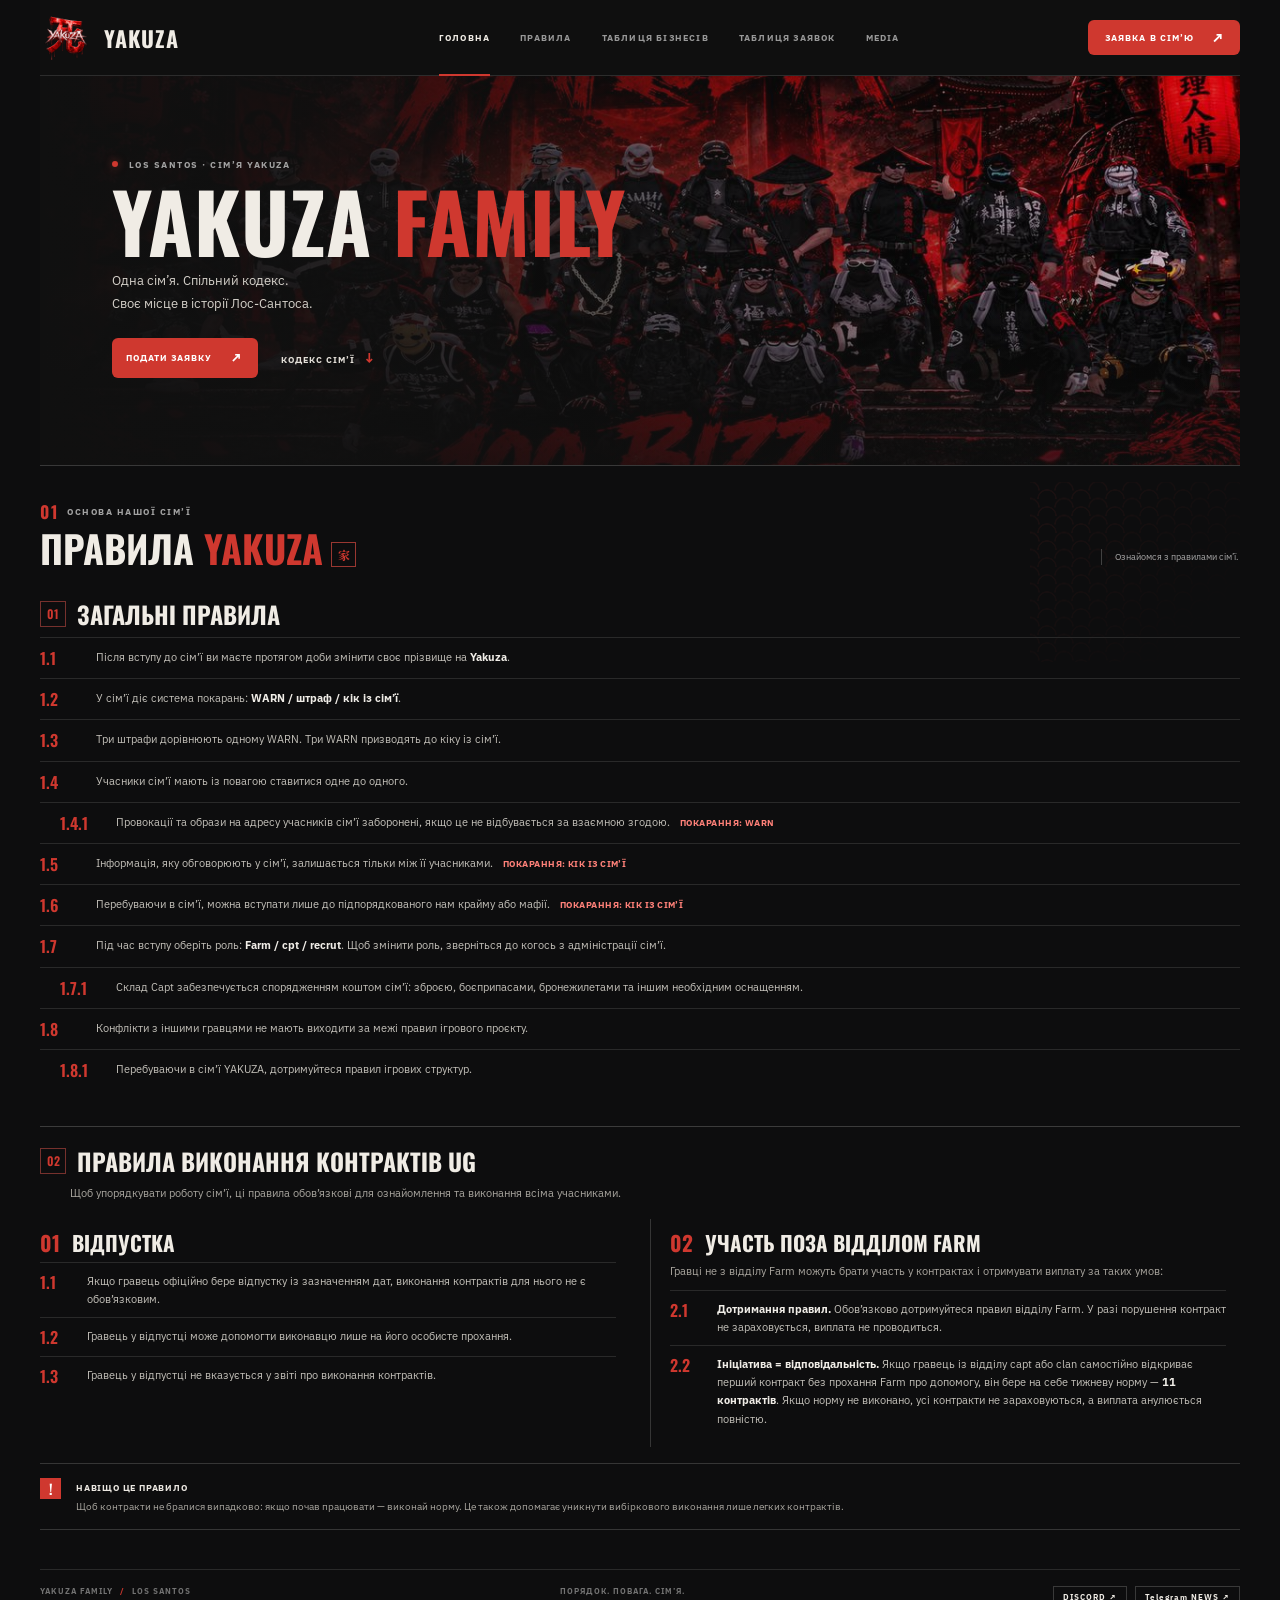
<file: index.html>
<!doctype html>
<html lang="uk">
<head>
  <meta charset="UTF-8" />
  <meta name="viewport" content="width=device-width, initial-scale=1.0" />
  <meta name="theme-color" content="#111111" />
  <title>YAKUZA</title>
  <link rel="icon" type="image/png" href="EE2156BC-09BC-4624-B251-CAFA8B431EBB.png?v=2" />
  <link rel="preconnect" href="https://fonts.googleapis.com" />
  <link rel="preconnect" href="https://fonts.gstatic.com" crossorigin />
  <link href="https://fonts.googleapis.com/css2?family=IBM+Plex+Sans:wght@400;500;600;700&family=Noto+Serif+JP:wght@500;600;700&family=Oswald:wght@400;500;600;700&display=swap" rel="stylesheet" />
  <link rel="stylesheet" href="styles.css" />
</head>
<body>
  <div class="app-shell">
    <header class="topbar">
      <a class="brand" href="index.html#home" aria-label="Yakuza, головна"><img class="brand-logo" src="EE2156BC-09BC-4624-B251-CAFA8B431EBB.png" alt="Логотип Yakuza" /><span class="brand-copy"><strong>YAKUZA</strong></span></a>
      <nav class="top-nav" aria-label="Основна навігація"><a class="nav-link active" href="index.html#home">ГОЛОВНА</a><a class="nav-link" href="index.html#rules">ПРАВИЛА</a><a class="nav-link" href="таблиця%20бізнесів/index.html">ТАБЛИЦЯ БІЗНЕСІВ</a><a class="nav-link" href="заявка%20в%20Yakuza/applications.html">ТАБЛИЦЯ ЗАЯВОК</a><a class="nav-link" href="media.html">MEDIA</a></nav>
      <a class="join-link" href="заявка%20в%20Yakuza/index.html"><span>ЗАЯВКА В СІМ’Ю</span><span class="join-arrow" aria-hidden="true">↗</span></a>
    </header>
    <main>
      <section class="hero-banner" id="home" aria-labelledby="hero-title">
        <div class="hero-content"><p class="eyebrow"><span class="live-dot"></span> LOS SANTOS · СІМ’Я YAKUZA</p><h1 id="hero-title">YAKUZA <span>FAMILY</span></h1><p class="hero-copy">Одна сім’я. Спільний кодекс.<br />Своє місце в історії Лос-Сантоса.</p><div class="hero-actions"><a class="hero-apply" href="заявка%20в%20Yakuza/index.html">ПОДАТИ ЗАЯВКУ <span>↗</span></a><a class="hero-rules-link" href="#rules">КОДЕКС СІМ’Ї <span>↓</span></a></div></div>
      </section>
      <section class="rules-section" id="rules" aria-labelledby="rules-title">
        <div class="rules-heading"><div><p class="eyebrow"><span class="heading-index">01</span> ОСНОВА НАШОЇ СІМ’Ї</p><h2 id="rules-title">ПРАВИЛА <span>YAKUZA</span><span class="rules-seal" lang="ja" aria-label="Сімейний знак">家</span></h2></div><p class="rules-note">Ознайомся з правилами сім’ї.</p></div>
        <section class="rules-block" aria-labelledby="general-rules-title">
          <header class="rules-block-heading"><span class="rules-index">01</span><h3 id="general-rules-title">ЗАГАЛЬНІ ПРАВИЛА</h3></header>
          <ol class="rule-list">
            <li class="rule-row"><span class="rule-id">1.1</span><p>Після вступу до сім’ї ви маєте протягом доби змінити своє прізвище на <strong>Yakuza</strong>.</p></li>
            <li class="rule-row"><span class="rule-id">1.2</span><p>У сім’ї діє система покарань: <strong>WARN / штраф / кік із сім’ї</strong>.</p></li>
            <li class="rule-row"><span class="rule-id">1.3</span><p>Три штрафи дорівнюють одному WARN. Три WARN призводять до кіку із сім’ї.</p></li>
            <li class="rule-row"><span class="rule-id">1.4</span><p>Учасники сім’ї мають із повагою ставитися одне до одного.</p></li>
            <li class="rule-row rule-nested"><span class="rule-id">1.4.1</span><p>Провокації та образи на адресу учасників сім’ї заборонені, якщо це не відбувається за взаємною згодою. <strong class="penalty">Покарання: WARN</strong></p></li>
            <li class="rule-row"><span class="rule-id">1.5</span><p>Інформація, яку обговорюють у сім’ї, залишається тільки між її учасниками. <strong class="penalty">Покарання: кік із сім’ї</strong></p></li>
            <li class="rule-row"><span class="rule-id">1.6</span><p>Перебуваючи в сім’ї, можна вступати лише до підпорядкованого нам крайму або мафії. <strong class="penalty">Покарання: кік із сім’ї</strong></p></li>
            <li class="rule-row"><span class="rule-id">1.7</span><p>Під час вступу оберіть роль: <strong>Farm / cpt / recrut</strong>. Щоб змінити роль, зверніться до когось з адміністрації сім’ї.</p></li>
            <li class="rule-row rule-nested"><span class="rule-id">1.7.1</span><p>Склад Capt забезпечується спорядженням коштом сім’ї: зброєю, боєприпасами, бронежилетами та іншим необхідним оснащенням.</p></li>
            <li class="rule-row"><span class="rule-id">1.8</span><p>Конфлікти з іншими гравцями не мають виходити за межі правил ігрового проєкту.</p></li>
            <li class="rule-row rule-nested"><span class="rule-id">1.8.1</span><p>Перебуваючи в сім’ї YAKUZA, дотримуйтеся правил ігрових структур.</p></li>
          </ol>
        </section>
        <section class="contract-section" aria-labelledby="contract-title">
          <header class="rules-block-heading"><span class="rules-index">02</span><h3 id="contract-title">ПРАВИЛА ВИКОНАННЯ КОНТРАКТІВ UG</h3></header>
          <p class="contract-intro">Щоб упорядкувати роботу сім’ї, ці правила обов’язкові для ознайомлення та виконання всіма учасниками.</p>
          <div class="contract-grid">
            <article class="contract-block"><h4><span>01</span> ВІДПУСТКА</h4><ol class="rule-list">
              <li class="rule-row"><span class="rule-id">1.1</span><p>Якщо гравець офіційно бере відпустку із зазначенням дат, виконання контрактів для нього не є обов’язковим.</p></li>
              <li class="rule-row"><span class="rule-id">1.2</span><p>Гравець у відпустці може допомогти виконавцю лише на його особисте прохання.</p></li>
              <li class="rule-row"><span class="rule-id">1.3</span><p>Гравець у відпустці не вказується у звіті про виконання контрактів.</p></li>
            </ol></article>
            <article class="contract-block"><h4><span>02</span> УЧАСТЬ ПОЗА ВІДДІЛОМ FARM</h4><p>Гравці не з відділу Farm можуть брати участь у контрактах і отримувати виплату за таких умов:</p><ol class="rule-list">
              <li class="rule-row"><span class="rule-id">2.1</span><p><strong>Дотримання правил.</strong> Обов’язково дотримуйтеся правил відділу Farm. У разі порушення контракт не зараховується, виплата не проводиться.</p></li>
              <li class="rule-row"><span class="rule-id">2.2</span><p><strong>Ініціатива = відповідальність.</strong> Якщо гравець із відділу capt або clan самостійно відкриває перший контракт без прохання Farm про допомогу, він бере на себе тижневу норму — <strong>11 контрактів</strong>. Якщо норму не виконано, усі контракти не зараховуються, а виплата анулюється повністю.</p></li>
            </ol></article>
          </div>
          <aside class="contract-note"><span class="note-mark">!</span><div><strong>НАВІЩО ЦЕ ПРАВИЛО</strong><p>Щоб контракти не бралися випадково: якщо почав працювати — виконай норму. Це також допомагає уникнути вибіркового виконання лише легких контрактів.</p></div></aside>
        </section>
      </section>
      <footer class="site-footer"><span>YAKUZA FAMILY <span class="footer-slash">/</span> LOS SANTOS</span><span>ПОРЯДОК. ПОВАГА. СІМ’Я.</span><span class="footer-socials"><a class="footer-discord" href="https://discord.gg/XWFjpaVDbg" target="_blank" rel="noopener noreferrer">DISCORD ↗</a><a class="footer-discord" href="https://t.me/+ybh6H1kkbE5hN2Qy" target="_blank" rel="noopener noreferrer">Telegram NEWS ↗</a></span></footer>
    </main>
  </div>
  <dialog class="business-dialog" id="business-dialog"><form id="business-form">
    <div class="dialog-top"><span class="eyebrow">РЕЄСТР / НОВИЙ ЗАПИС</span><button class="close-button" type="button" id="close-dialog" aria-label="Закрити">×</button></div>
    <h2 id="dialog-title">НОВИЙ БІЗНЕС</h2><label class="field-label" for="business-name">НАЗВА</label><input class="text-field" id="business-name" name="name" maxlength="48" placeholder="Наприклад, автосервіс" required />
    <label class="field-label">ВЛАСНИК</label><div class="owner-options"><label class="owner-option"><input type="radio" name="owner" value="yakuza" checked /><span class="owner-swatch owned"></span><span>YAKUZA</span></label><label class="owner-option"><input type="radio" name="owner" value="other" /><span class="owner-swatch other"></span><span>ІНШІ</span></label></div>
    <div class="dialog-actions"><button class="delete-button" id="delete-button" type="button" hidden>ВИДАЛИТИ</button><button class="save-button" type="submit">ЗБЕРЕГТИ <span>↗</span></button></div>
  </form></dialog>
  <div class="toast" id="toast" role="status" aria-live="polite"></div>
  <script src="nav.js"></script>
</body>
</html>
</file>
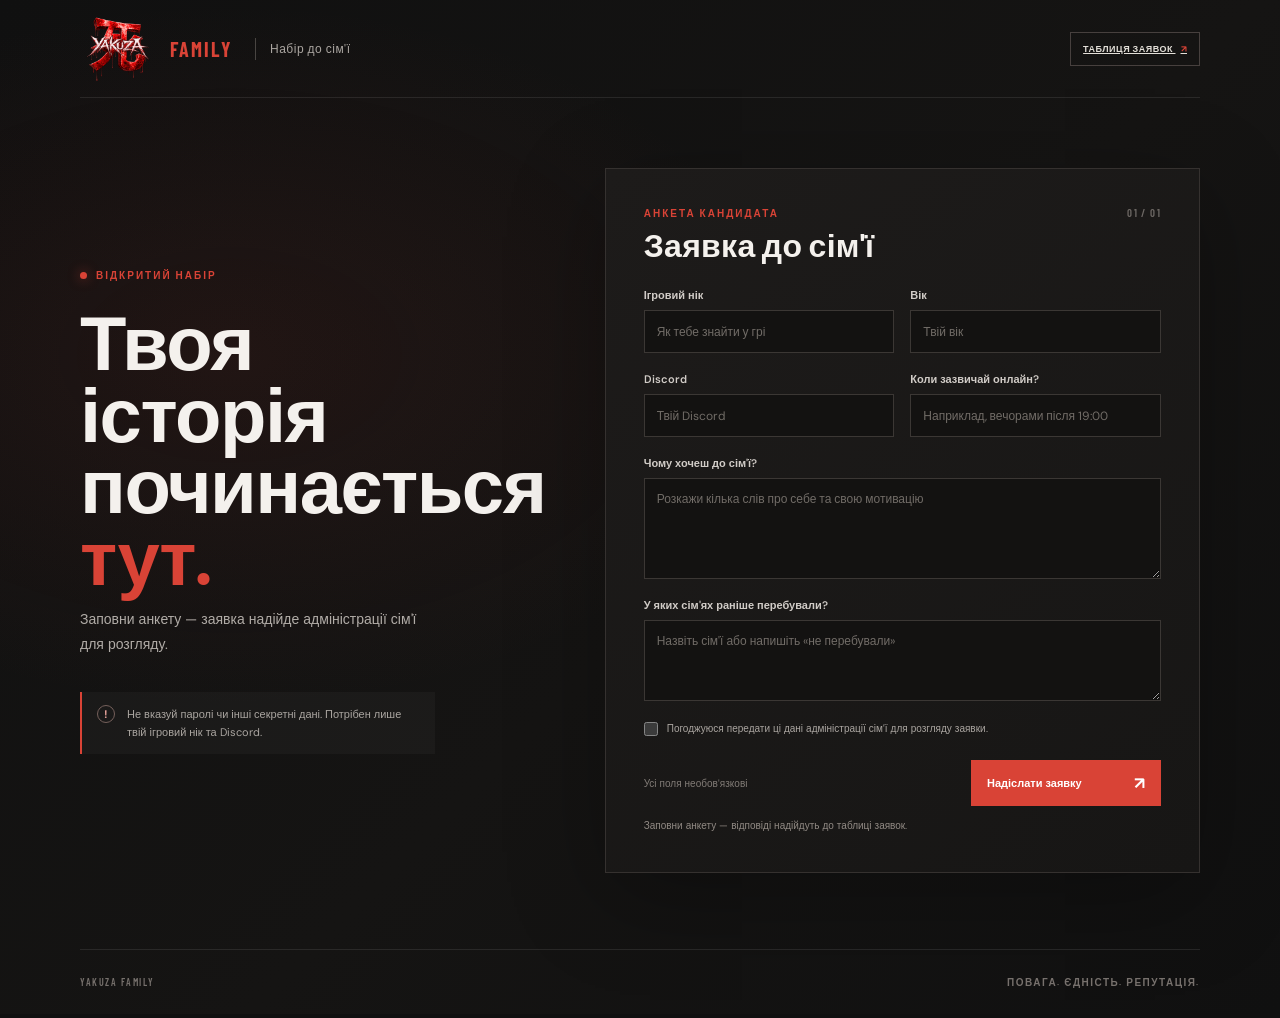
<file: заявка в Yakuza/index.html>
<!doctype html>
<html lang="uk">
  <head>
    <meta charset="utf-8">
    <meta name="viewport" content="width=device-width, initial-scale=1">
    <meta name="theme-color" content="#101010">
    <meta name="description" content="Подай заявку до сім'ї Yakuza.">
    <link rel="icon" type="image/png" href="EE2156BC-09BC-4624-B251-CAFA8B431EBB.png">
    <title>Заявка до сім'ї Yakuza</title>
    <link rel="stylesheet" href="styles.css">
    <script src="../auth.js" defer></script>
    <script src="app.js" defer></script>
  </head>
  <body>
    <main class="page">
      <header class="brand">
        <a class="brand-logo" href="../index.html#home" aria-label="Yakuza — на головну">
          <img src="EE2156BC-09BC-4624-B251-CAFA8B431EBB.png" alt="Логотип сім'ї Yakuza">
        </a>
        <span class="brand-name"><span>FAMILY</span></span>
        <span class="brand-rule" aria-hidden="true"></span>
        <span class="brand-caption">Набір до сім'ї</span>
        <a class="applications-link" href="applications.html">ТАБЛИЦЯ ЗАЯВОК <span aria-hidden="true">↗</span></a>
      </header>

      <section class="application" aria-labelledby="page-title">
        <div class="intro">
          <p class="eyebrow"><span aria-hidden="true"></span> ВІДКРИТИЙ НАБІР</p>
          <h1 id="page-title">Твоя історія<br>починається <span>тут.</span></h1>
          <p class="intro-copy">Заповни анкету — заявка надійде адміністрації сім'ї для розгляду.</p>
          <div class="note">
            <span class="note-symbol" aria-hidden="true">!</span>
            <p>Не вказуй паролі чи інші секретні дані. Потрібен лише твій ігровий нік та Discord.</p>
          </div>
        </div>

        <form class="form-card" id="application-form" target="submission-frame" method="post">
          <div class="form-heading">
            <div>
              <p class="eyebrow">АНКЕТА КАНДИДАТА</p>
              <h2>Заявка до сім'ї</h2>
            </div>
            <span class="form-index" aria-hidden="true">01 / 01</span>
          </div>

          <div class="fields">
            <label class="field">
              <span>Ігровий нік</span>
              <input name="nickname" type="text" autocomplete="nickname" maxlength="60" placeholder="Як тебе знайти у грі">
            </label>

            <label class="field">
              <span>Вік</span>
              <input name="age" type="number" min="1" max="100" inputmode="numeric" placeholder="Твій вік">
            </label>

            <label class="field">
              <span>Discord</span>
              <input name="discord" type="text" autocomplete="off" maxlength="80" placeholder="Твій Discord">
            </label>

            <label class="field">
              <span>Коли зазвичай онлайн?</span>
              <input name="onlineTime" type="text" maxlength="100" placeholder="Наприклад, вечорами після 19:00">
            </label>

            <label class="field field-wide">
              <span>Чому хочеш до сім'ї?</span>
              <textarea name="motivation" rows="4" maxlength="1000" placeholder="Розкажи кілька слів про себе та свою мотивацію"></textarea>
            </label>

            <label class="field field-wide">
              <span>У яких сім'ях раніше перебували?</span>
              <textarea name="previousFamilies" rows="3" maxlength="1000" placeholder="Назвіть сім'ї або напишіть «не перебували»"></textarea>
            </label>
          </div>

          <label class="consent">
            <input name="consent" type="checkbox">
            <span>Погоджуюся передати ці дані адміністрації сім'ї для розгляду заявки.</span>
          </label>

          <div class="form-footer">
            <p class="required-hint">Усі поля необов'язкові</p>
            <button class="submit-button" id="submit-button" type="submit" disabled>
              <span>Надіслати заявку</span>
              <span aria-hidden="true">↗</span>
            </button>
          </div>
          <p class="form-status" id="form-status" role="status" aria-live="polite">Форма ще не під'єднана до таблиці.</p>

          <label class="honeypot" aria-hidden="true">
            Не заповнюйте це поле
            <input name="website" type="text" tabindex="-1" autocomplete="off">
          </label>
        </form>
      </section>

      <footer class="page-footer">
        <span>YAKUZA FAMILY</span>
        <span>ПОВАГА. ЄДНІСТЬ. РЕПУТАЦІЯ.</span>
      </footer>
    </main>

    <iframe class="submission-frame" name="submission-frame" title="Результат надсилання заявки"></iframe>
  </body>
</html>
</file>
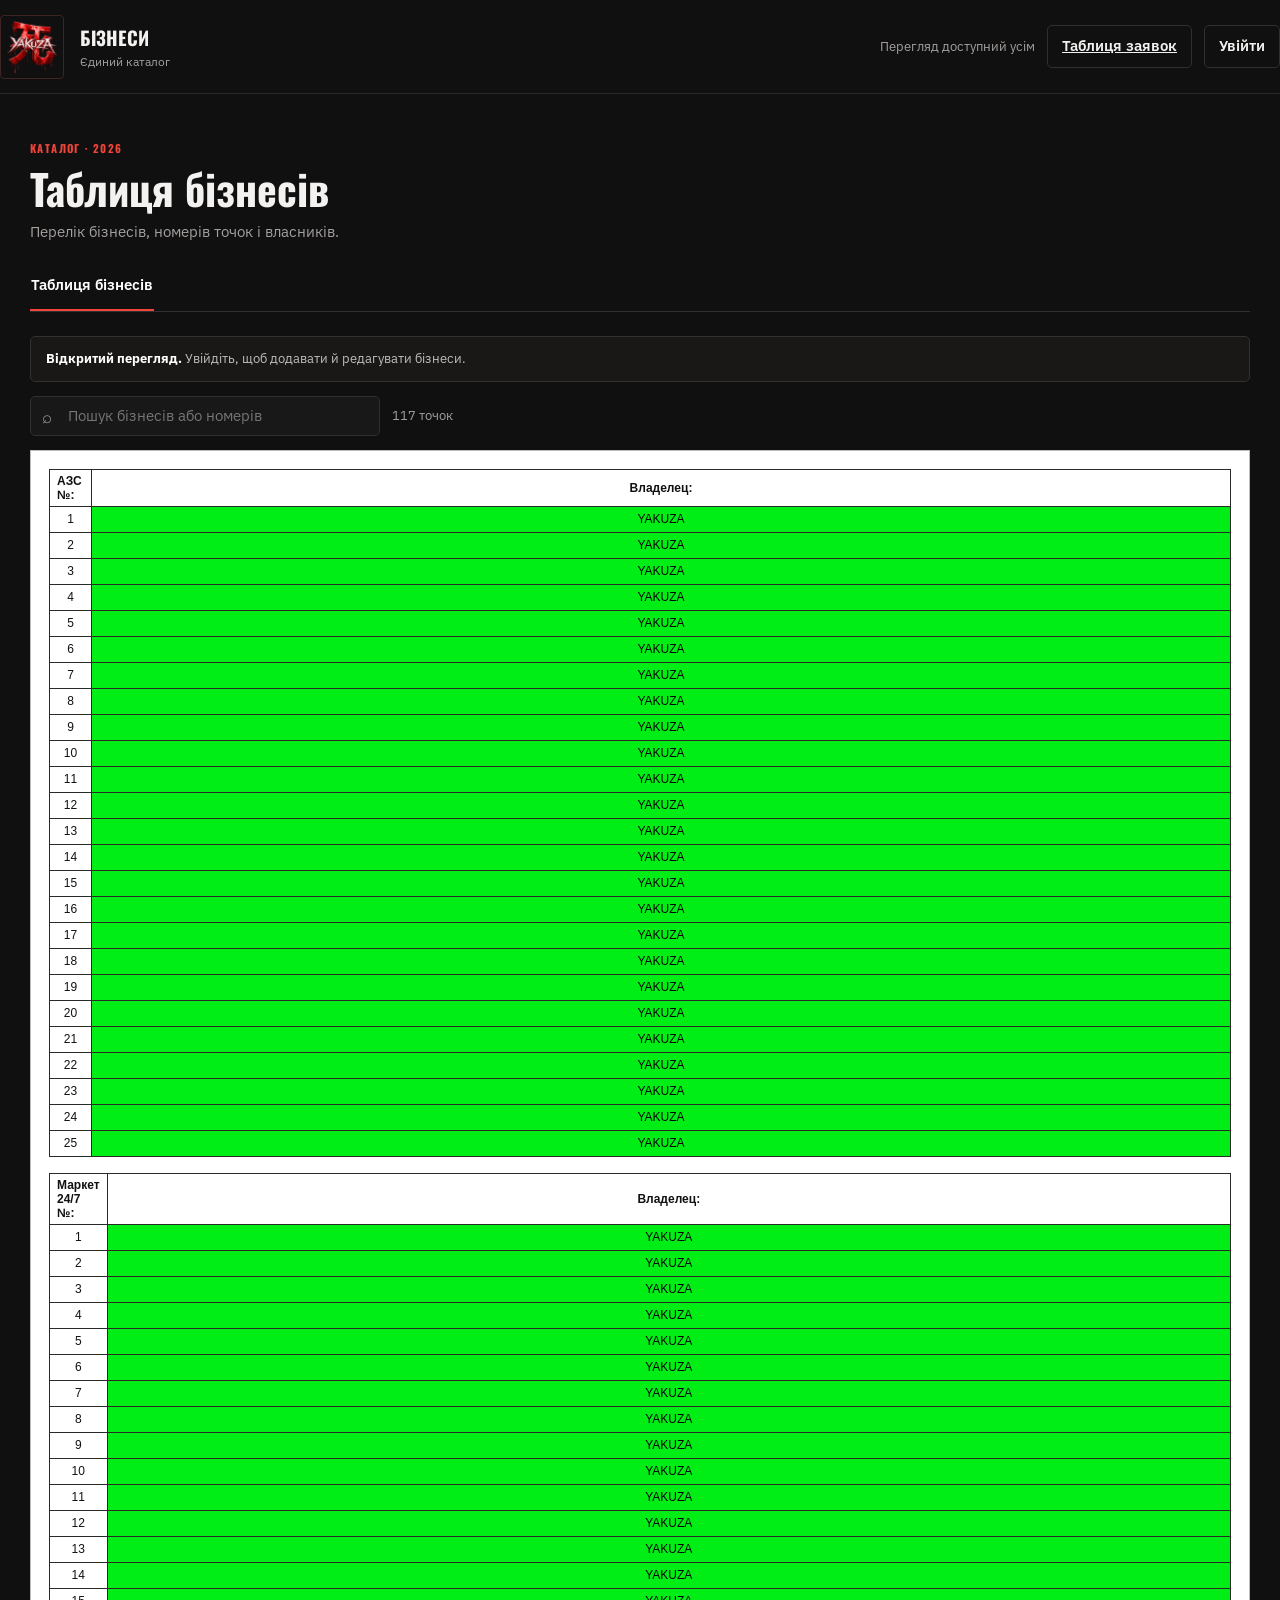
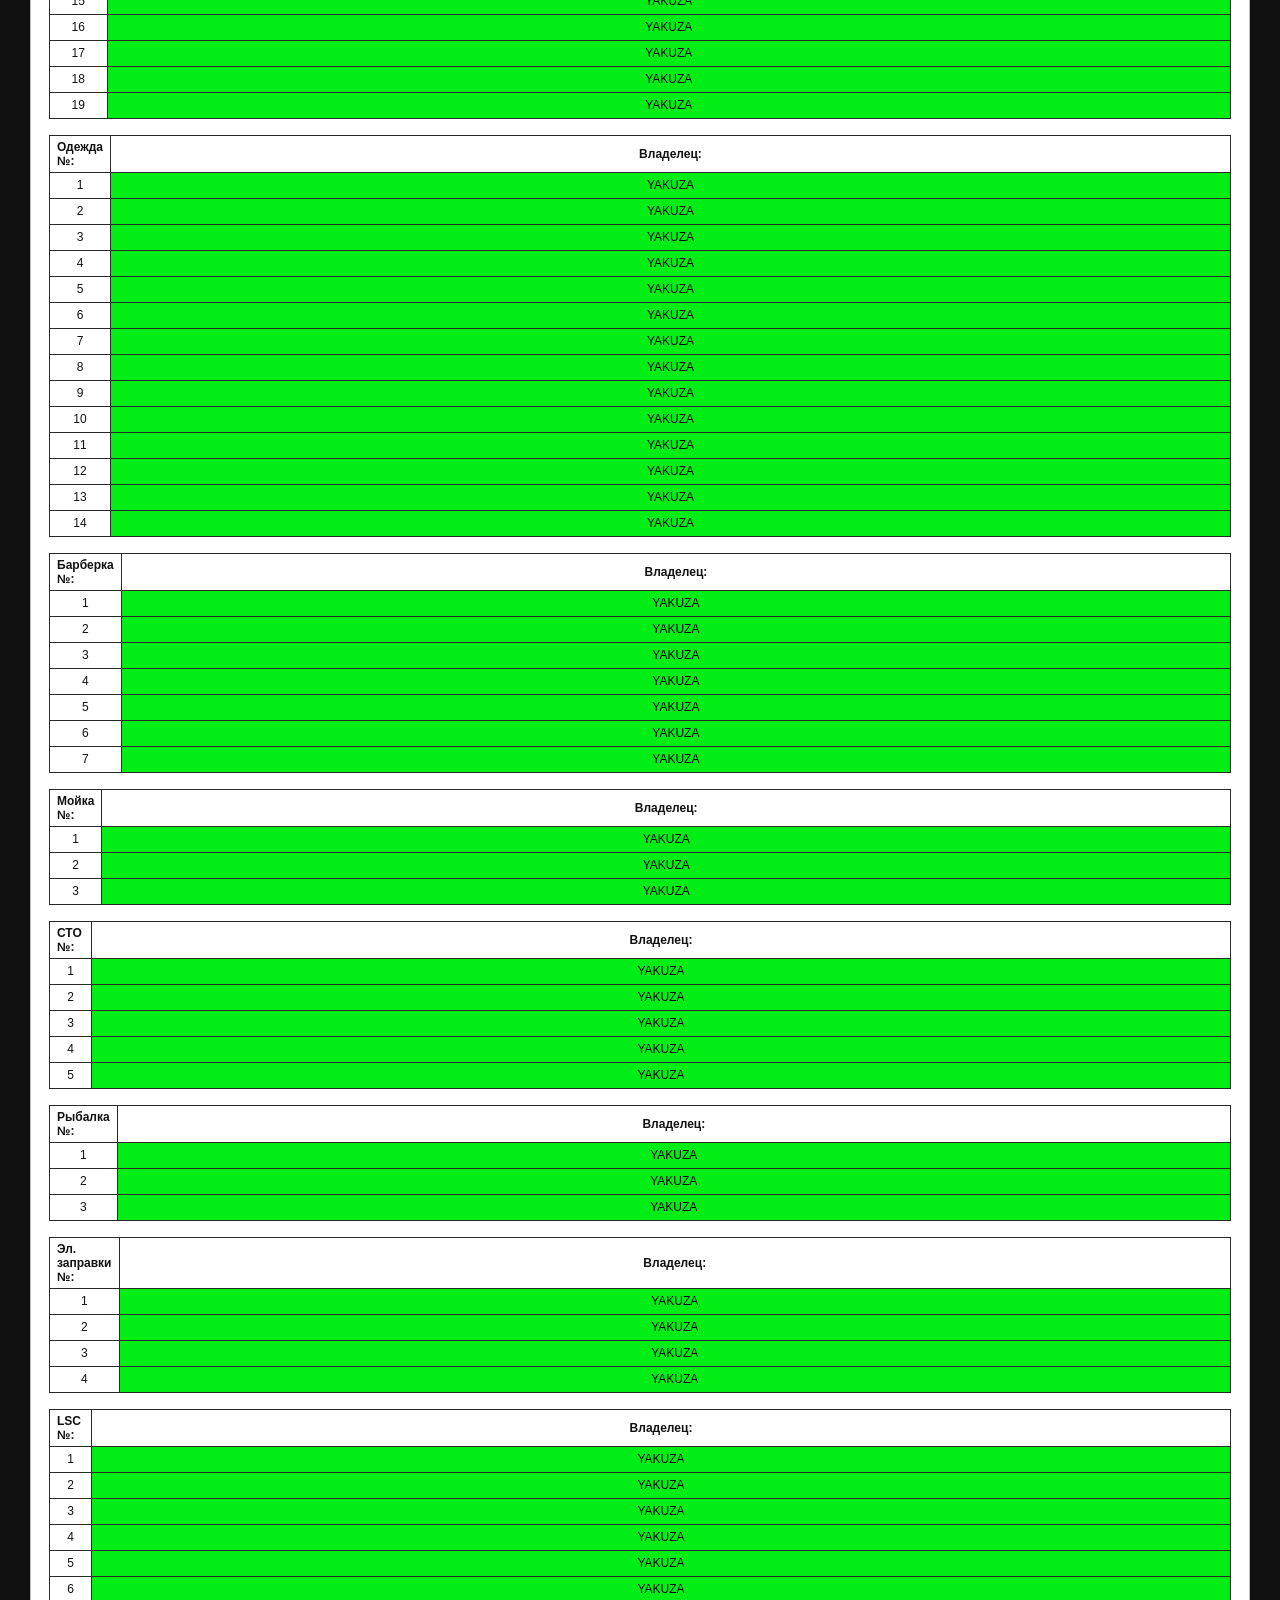
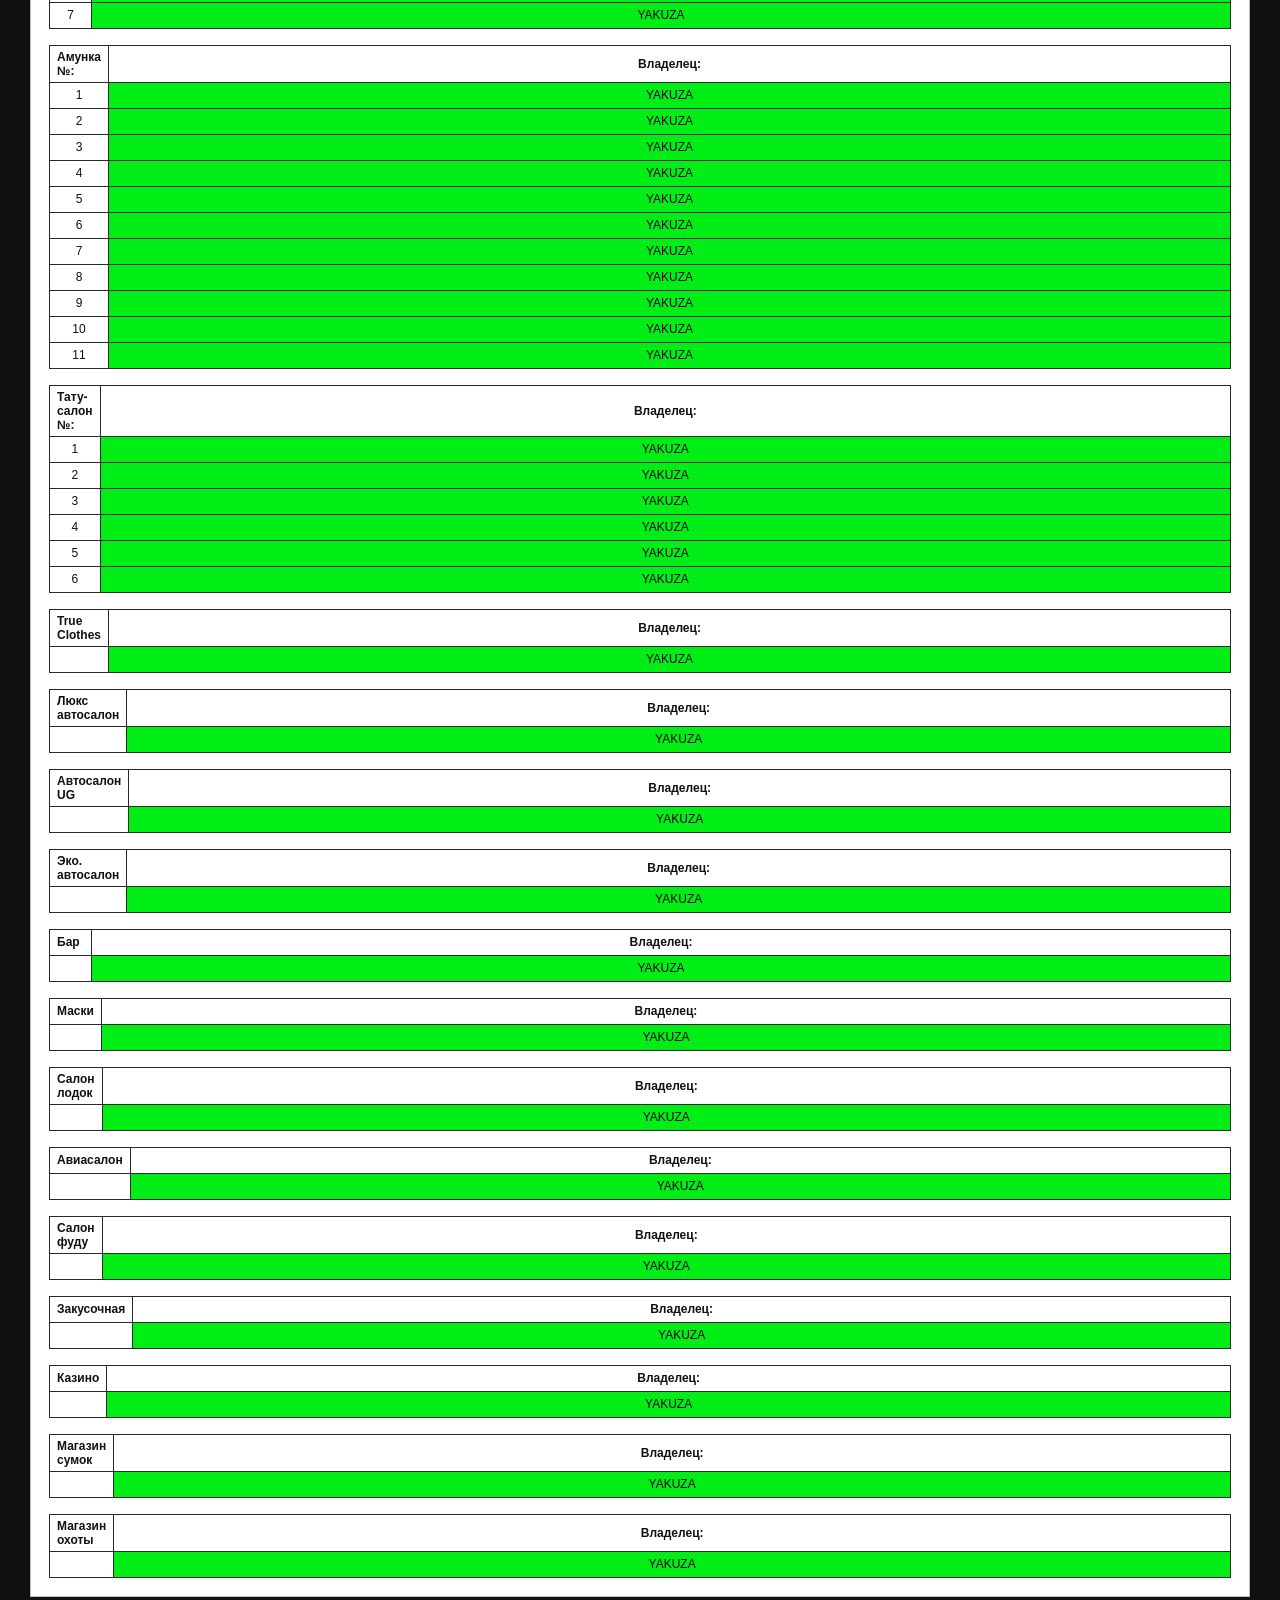
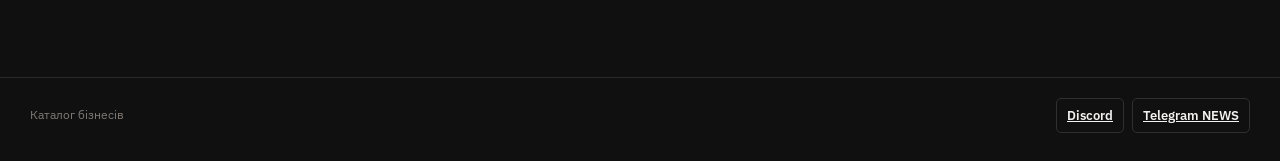
<file: таблиця бізнесів/index.html>
<!doctype html>
<html lang="uk">
<head>
  <meta charset="utf-8">
  <meta name="viewport" content="width=device-width, initial-scale=1">
  <meta name="theme-color" content="#111111">
  <title>Таблиця бізнесів</title>
  <link rel="icon" type="image/png" href="../EE2156BC-09BC-4624-B251-CAFA8B431EBB.png?v=2">
  <style>
    @import url('https://fonts.googleapis.com/css2?family=IBM+Plex+Sans:wght@400;500;600;700&family=Noto+Serif+JP:wght@500;600;700&family=Oswald:wght@400;500;600;700&display=swap');
    :root{color-scheme:dark;--bg:#101010;--panel:#171717;--line:#303030;--text:#f4f2f0;--muted:#a4a09e;--red:#f0443a;--green:#53cf88;--font:'IBM Plex Sans',sans-serif;--display:'Oswald',sans-serif}
    *{box-sizing:border-box}
    body{margin:0;background:var(--bg);color:var(--text);font:15px/1.5 var(--font);min-height:100vh}
    button,input,select,textarea{font:inherit}
    button{cursor:pointer}
    .shell{width:min(1220px,calc(100% - 48px));margin:auto}
    header{height:94px;border-bottom:1px solid #292929;display:flex;align-items:center}
    .topbar{display:flex;justify-content:space-between;align-items:center;width:100%}
    .brand{display:flex;align-items:center;gap:16px;color:var(--text);text-decoration:none}
    .brand img{width:64px;height:64px;object-fit:cover;border-radius:4px;border:1px solid #3e2524}
    .brand-name{font:700 19px var(--display);letter-spacing:0}
    .brand-sub{font-size:12px;color:var(--muted);margin-top:2px}
    .account{display:flex;align-items:center;gap:12px}
    .account-state{font-size:13px;color:var(--muted)}
    .button{border:1px solid var(--line);background:transparent;color:var(--text);border-radius:5px;padding:9px 14px;font-weight:600;transition:background .16s,border-color .16s}
    .button:hover{border-color:#69615f;background:#222}
    .button-primary{background:var(--red);border-color:var(--red);color:white}
    .button-primary:hover{background:#d9332a;border-color:#d9332a}
    .button-quiet{padding:7px 10px;font-size:13px}
    main{padding:46px 0 80px}
    .intro{display:flex;justify-content:space-between;align-items:flex-end;gap:24px;padding:0 0 30px}
    .eyebrow{color:var(--red);font:700 11px var(--display);text-transform:uppercase;letter-spacing:1.4px}
    h1{font:700 clamp(29px,4vw,42px)/1.1 var(--display);letter-spacing:0;margin:9px 0 0}
    .intro p{color:var(--muted);margin:10px 0 0;max-width:560px}
    .tabs{display:flex;gap:25px;border-bottom:1px solid var(--line);margin-bottom:24px}
    .tab{padding:0 1px 13px;border:0;border-bottom:2px solid transparent;background:none;color:#a7a3a1;font-weight:600}
    .tab[aria-selected="true"]{color:white;border-bottom-color:var(--red)}
    .toolbar{display:flex;justify-content:space-between;align-items:center;gap:16px;margin-bottom:14px}
    .toolbar-left{display:flex;align-items:center;gap:12px;flex:1}
    .search{position:relative;max-width:350px;width:100%}
    .search input{width:100%;height:40px;padding:0 12px 0 37px;color:var(--text);background:#181818;border:1px solid var(--line);border-radius:5px;outline:none}
    .search input:focus,input:focus,select:focus,textarea:focus{border-color:#a43b36;outline:2px solid #a43b3638}
    .search-mark{position:absolute;left:12px;top:9px;color:#9e9996;font-size:17px}
    .count{color:var(--muted);font-size:13px;white-space:nowrap}
    .access-note{border:1px solid #34302f;background:#191817;color:#c2bdb9;padding:12px 15px;border-radius:5px;font-size:13px;margin:0 0 14px}
    .access-note strong{color:white}
    .table-wrap{overflow:auto;border:1px solid var(--line);border-radius:6px;background:var(--panel)}
    table{border-collapse:collapse;width:100%;min-width:760px;text-align:left}
    th{padding:13px 16px;color:#a5a09d;background:#1c1b1b;font-size:11px;text-transform:uppercase;letter-spacing:.8px;font-weight:700}
    td{padding:15px 16px;border-top:1px solid #2a2928;vertical-align:middle}
    tr:hover td{background:#1b1a1a}
    .business{display:flex;align-items:center;gap:12px;min-width:230px}
    .business-photo{width:44px;height:44px;flex:0 0 44px;border-radius:4px;background:#252322;object-fit:cover;border:1px solid #393635}
    .photo-fallback{display:grid;place-items:center;color:#b0aaa6;font:700 16px var(--display)}
    .business-name{font-weight:700;color:#f5f2f0}
    .business-grid{display:grid;grid-template-columns:minmax(0,1fr);align-items:start;gap:16px;padding:18px;background:#fff;color:#111;border:1px solid #bcbcbc}
    .sheet-group{min-width:0}
    .sheet-group table{width:100%;min-width:0;border-collapse:collapse;background:#fff;color:#111;font:12px Arial,sans-serif;text-align:center}
    .sheet-group th,.sheet-group td{height:26px;padding:4px 7px;border:1px solid #292929}
    .sheet-group th{background:#fff;color:#111;font-size:12px;letter-spacing:0;text-transform:none}
    .sheet-group th:first-child{text-align:left}
    .sheet-group td.owner-cell{background:#00ed16;color:#050505;min-width:76px}
    .sheet-group td.owner-cell.inactive{background:#ef3030;color:#fff}
    .sheet-group .row-actions{justify-content:center;gap:3px}
    .sheet-group .row-actions .button{padding:3px 5px;background:#f6f6f6;color:#171717;border-color:#aaa;font-size:10px}
    .sheet-group .number-cell{width:42px}
    .category,.contact{color:#b5b0ad;font-size:13px}
    .status{display:inline-flex;align-items:center;gap:7px;color:#d4d0cd;font-size:13px;white-space:nowrap}
    .dot{width:8px;height:8px;background:var(--red);border-radius:50%}
    .status.active .dot{background:var(--green)}
    .row-actions{display:flex;gap:7px;justify-content:flex-end}
    .row-actions .button{padding:6px 9px;font-size:12px}
    .empty{padding:54px 20px;text-align:center;color:var(--muted);display:none}
    .empty strong{display:block;color:#f0ece9;font:600 18px var(--display);margin-bottom:5px}
    .empty .button{margin-top:16px}
    .muted-dash{color:#77716e}
    dialog{width:min(500px,calc(100% - 32px));padding:0;color:var(--text);background:#191817;border:1px solid #413a38;border-radius:7px;box-shadow:0 22px 90px #000a}
    dialog::backdrop{background:#000a;backdrop-filter:blur(3px)}
    .dialog-head{display:flex;align-items:flex-start;justify-content:space-between;padding:21px 22px;border-bottom:1px solid var(--line)}
    .dialog-head h2{font:600 20px var(--display);margin:0}
    .dialog-head p{font-size:13px;color:var(--muted);margin:4px 0 0}
    .close{background:none;border:0;color:#aaa;font-size:22px;line-height:1;padding:0 2px}
    .form{padding:20px 22px 22px;display:grid;gap:14px}
    .field{display:grid;gap:6px}
    .field label{font-size:12px;font-weight:600;color:#c9c4c1}
    .field input,.field select,.field textarea{width:100%;padding:10px 11px;background:#101010;border:1px solid var(--line);border-radius:4px;color:var(--text);outline:none}
    .field textarea{resize:vertical;min-height:76px}
    .form-actions{display:flex;justify-content:flex-end;gap:9px;padding-top:4px}
    .login-error{margin:0;color:#ff6b63;font-size:13px}
    .login-help{padding:0 22px 21px;color:#928c88;font-size:12px}
    .toast{position:fixed;right:24px;bottom:24px;background:#252321;border:1px solid #4a413e;color:#f4f2f0;padding:12px 16px;border-radius:5px;box-shadow:0 6px 25px #0008;opacity:0;transform:translateY(8px);transition:.18s;pointer-events:none}
    .toast.show{opacity:1;transform:translateY(0)}
    footer{border-top:1px solid #292929;color:#807a76;font-size:12px;padding:20px 0 28px}
    .footer-content{display:flex;justify-content:space-between;align-items:center;gap:16px}
    .footer-socials{display:flex;align-items:center;gap:8px}
    @media(max-width:650px){.shell{width:min(100% - 30px,1220px)}header{height:78px}.brand img{height:50px;width:50px}.brand{gap:10px}.brand-name{font-size:16px}.brand-sub{font-size:11px}.account-state{display:none}main{padding-top:32px}.intro{display:block;padding-bottom:24px}.intro>.button{margin-top:18px}.toolbar{align-items:flex-start}.toolbar-left{display:block}.count{display:block;margin-top:8px}.toolbar>.button{white-space:nowrap}.tabs{gap:19px}.access-note{font-size:12px}.business-grid{gap:10px;padding:10px}.sheet-group th,.sheet-group td{padding:4px 5px}}
    @media(prefers-reduced-motion:reduce){*,*::before,*::after{scroll-behavior:auto!important;transition:none!important}}
  </style>
</head>
<body>
  <header>
    <div class="shell topbar">
      <a class="brand" href="../index.html#home" aria-label="Повернутися на головну Yakuza">
        <img src="EE2156BC-09BC-4624-B251-CAFA8B431EBB.png" alt="Логотип">
        <div><div class="brand-name">БІЗНЕСИ</div><div class="brand-sub">Єдиний каталог</div></div>
      </a>
      <div class="account"><span class="account-state" id="accountState">Перегляд доступний усім</span><a class="button" href="../заявка%20в%20Yakuza/applications.html">Таблиця заявок</a><button class="button" id="loginButton" type="button">Увійти</button></div>
    </div>
  </header>
  <main class="shell" id="businesses">
    <section class="intro">
      <div><div class="eyebrow">Каталог · 2026</div><h1>Таблиця бізнесів</h1><p>Перелік бізнесів, номерів точок і власників.</p></div>
    </section>
    <nav class="tabs" aria-label="Розділи"><button class="tab" type="button" aria-selected="true">Таблиця бізнесів</button></nav>
    <div class="access-note" id="accessNote"><strong>Відкритий перегляд.</strong> Увійдіть, щоб додавати й редагувати бізнеси.</div>
    <section aria-label="Список бізнесів">
      <div class="toolbar">
        <div class="toolbar-left"><label class="search"><span class="search-mark" aria-hidden="true">⌕</span><input id="searchInput" type="search" placeholder="Пошук бізнесів або номерів" aria-label="Пошук бізнесів"></label><span class="count" id="count">0 бізнесів</span></div>
        <button class="button button-primary" id="addButton" type="button" hidden>+ Додати бізнес</button>
      </div>
      <div class="business-grid" id="businessGroups"></div>
      <div class="empty" id="emptyState"><strong>Поки що немає бізнесів</strong><span id="emptyText">Авторизований користувач може додати перший запис.</span><br><button class="button button-primary" id="emptyAddButton" type="button" hidden>+ Додати бізнес</button></div>
    </section>
  </main>
  <footer><div class="shell footer-content"><span>Каталог бізнесів</span><span class="footer-socials"><a class="button button-quiet" href="https://discord.gg/XWFjpaVDbg" target="_blank" rel="noopener noreferrer">Discord</a><a class="button button-quiet" href="https://t.me/+ybh6H1kkbE5hN2Qy" target="_blank" rel="noopener noreferrer">Telegram NEWS</a></span></div></footer>
  <dialog id="loginDialog">
    <div class="dialog-head"><div><h2>Вхід до каталогу</h2><p>Демонстраційний режим редагування</p></div><button class="close" type="button" data-close aria-label="Закрити">×</button></div>
    <form class="form" id="loginForm">
      <div class="field"><label for="loginEmail">Електронна пошта</label><input id="loginEmail" type="email" placeholder="name@example.com" required autocomplete="email"></div>
      <div class="field"><label for="loginPassword">Пароль</label><input id="loginPassword" type="password" placeholder="Введіть пароль" required autocomplete="current-password"></div>
      <p class="login-error" id="loginError" role="alert" hidden>Неправильний логін або пароль.</p>
      <div class="form-actions"><button class="button" type="button" data-close>Скасувати</button><button class="button button-primary" type="submit">Увійти в демо</button></div>
    </form>
    <div class="login-help">Вхід перевіряється сервером. Дані кабінету налаштовує адміністратор у Script Properties Apps Script.</div>
  </dialog>
  <dialog id="businessDialog">
    <div class="dialog-head"><div><h2 id="businessDialogTitle">Новий бізнес</h2><p>Інформація буде збережена в цьому браузері</p></div><button class="close" type="button" data-close aria-label="Закрити">×</button></div>
    <form class="form" id="businessForm">
      <input id="businessId" type="hidden">
      <div class="field"><label for="businessName">Назва бізнесу *</label><input id="businessName" required maxlength="80" placeholder="Наприклад, АЗС"></div>
      <div class="field"><label for="businessNumber">Номер точки</label><input id="businessNumber" type="number" min="1" max="9999" placeholder="Залиште порожнім для одного бізнесу"></div>
      <div class="field"><label for="businessOwner">Власник</label><input id="businessOwner" maxlength="60" value="YAKUZA"></div>
      <div class="field"><label for="businessStatus">Колір власника</label><select id="businessStatus"><option value="active">Зелений</option><option value="inactive">Червоний</option></select></div>
      <div class="form-actions"><button class="button" type="button" data-close>Скасувати</button><button class="button button-primary" type="submit">Зберегти</button></div>
    </form>
  </dialog>
  <div class="toast" id="toast" role="status" aria-live="polite"></div>
  <script src="../auth.js"></script>
  <script>
    const storageKey = 'business-directory-records-v2';
    const legacyStorageKey = 'business-directory-records-v1';
    const sessionKey = 'business-directory-demo-user';
    let sessionToken = sessionStorage.getItem(sessionKey) || '';
    let businesses = loadBusinesses();
    let isLoggedIn = Boolean(sessionToken);
    const groupsElement = document.getElementById('businessGroups');
    const loginDialog = document.getElementById('loginDialog');
    const businessDialog = document.getElementById('businessDialog');

    function createDefaultBusinesses() {
      const numberedGroups = [
        ['АЗС', 25],
        ['Маркет 24/7', 19],
        ['Одежда', 14],
        ['Барберка', 7],
        ['Мойка', 3],
        ['СТО', 5],
        ['Рыбалка', 3],
        ['Эл. заправки', 4],
        ['LSC', 7],
        ['Амунка', 11],
        ['Тату-салон', 6]
      ];
      const numbered = numberedGroups.flatMap(([name, count]) => Array.from({length: count}, (_, index) => ({
        id: `${name}-${index + 1}`,
        name,
        number: String(index + 1),
        owner: 'YAKUZA',
        status: 'active'
      })));
      const singleBusinesses = [
        'True Clothes', 'Люкс автосалон', 'Автосалон UG', 'Эко. автосалон', 'Бар', 'Маски',
        'Салон лодок', 'Авиасалон', 'Салон фуду', 'Закусочная', 'Казино', 'Магазин сумок', 'Магазин охоты'
      ].map(name => ({id: `single-${name}`, name, number: '', owner: 'YAKUZA', status: 'active'}));
      return [...numbered, ...singleBusinesses];
    }

    function loadBusinesses() {
      try {
        const saved = localStorage.getItem(storageKey);
        if (saved !== null) {
          const records = JSON.parse(saved);
          if (!Array.isArray(records)) return createDefaultBusinesses();
          const corrected = records.map(item => item.name === 'Охрана' ? {...item, name: 'Одежда'} : item);
          if (corrected.some((item, index) => item.name !== records[index].name)) {
            localStorage.setItem(storageKey, JSON.stringify(corrected));
          }
          return corrected;
        }
        const initial = createDefaultBusinesses();
        const legacy = JSON.parse(localStorage.getItem(legacyStorageKey) || '[]');
        if (Array.isArray(legacy)) {
          initial.push(...legacy.map(item => ({
            id: `legacy-${item.id}`,
            name: item.name,
            number: '',
            owner: item.owner || 'YAKUZA',
            status: item.status || 'active'
          })));
        }
        localStorage.setItem(storageKey, JSON.stringify(initial));
        return initial;
      } catch {
        return createDefaultBusinesses();
      }
    }

    function saveBusinesses() {
      localStorage.setItem(storageKey, JSON.stringify(businesses));
    }

    function escapeHtml(value) {
      return String(value ?? '').replace(/[&<>"']/g, character => ({'&':'&amp;','<':'&lt;','>':'&gt;','"':'&quot;',"'":'&#39;'}[character]));
    }

    function render() {
      const query = document.getElementById('searchInput').value.trim().toLocaleLowerCase('uk');
      const filtered = businesses.filter(item => `${item.name} ${item.number || ''} ${item.owner || ''}`.toLocaleLowerCase('uk').includes(query));
      document.getElementById('count').textContent = `${filtered.length} точок`;
      document.getElementById('loginButton').textContent = isLoggedIn ? 'Вийти' : 'Увійти';
      document.getElementById('accountState').textContent = isLoggedIn ? 'Режим редагування' : 'Перегляд доступний усім';
      document.getElementById('accessNote').innerHTML = isLoggedIn ? '<strong>Ви увійшли в демо-режим.</strong> Можете додавати, редагувати й видаляти записи.' : '<strong>Відкритий перегляд.</strong> Увійдіть, щоб додавати й редагувати бізнеси.';
      document.getElementById('addButton').hidden = !isLoggedIn;
      document.getElementById('emptyAddButton').hidden = !isLoggedIn;
      document.getElementById('emptyText').textContent = query ? 'За цим запитом нічого не знайдено.' : isLoggedIn ? 'Додайте перший запис до каталогу.' : 'Авторизований користувач може додати перший запис.';
      const grouped = new Map();
      filtered.forEach(item => {
        if (!grouped.has(item.name)) grouped.set(item.name, []);
        grouped.get(item.name).push(item);
      });
      groupsElement.innerHTML = Array.from(grouped, ([name, items]) => {
        const hasNumbers = items.some(item => item.number);
        const header = `${escapeHtml(name)}${hasNumbers ? ' №:' : ''}`;
        const actionsHeading = isLoggedIn ? '<th>Дії</th>' : '';
        const itemRows = items.map(item => `<tr><td class="number-cell">${escapeHtml(item.number || '')}</td><td class="owner-cell ${item.status === 'inactive' ? 'inactive' : ''}">${escapeHtml(item.owner || '')}</td>${isLoggedIn ? `<td><div class="row-actions"><button class="button" type="button" data-edit="${escapeHtml(item.id)}">Редагувати</button><button class="button" type="button" data-delete="${escapeHtml(item.id)}" aria-label="Видалити ${escapeHtml(item.name)} ${escapeHtml(item.number || '')}">Видалити</button></div></td>` : ''}</tr>`).join('');
        return `<section class="sheet-group"><table aria-label="${escapeHtml(name)}"><thead><tr><th>${header}</th><th>Владелец:</th>${actionsHeading}</tr></thead><tbody>${itemRows}</tbody></table></section>`;
      }).join('');
      document.getElementById('emptyState').style.display = filtered.length ? 'none' : 'block';
    }

    function openBusinessForm(item) {
      document.getElementById('businessForm').reset();
      document.getElementById('businessId').value = item?.id || '';
      document.getElementById('businessDialogTitle').textContent = item ? 'Редагувати бізнес' : 'Новий бізнес';
      if (item) {
        document.getElementById('businessName').value = item.name;
        document.getElementById('businessNumber').value = item.number || '';
        document.getElementById('businessOwner').value = item.owner || '';
        document.getElementById('businessStatus').value = item.status || 'active';
      }
      businessDialog.showModal();
    }

    function showToast(message) {
      const toast = document.getElementById('toast');
      toast.textContent = message;
      toast.classList.add('show');
      window.setTimeout(() => toast.classList.remove('show'), 2400);
    }

    document.getElementById('loginButton').addEventListener('click', async () => {
      if (isLoggedIn) {
        isLoggedIn = false;
        const token = sessionToken;
        sessionToken = '';
        sessionStorage.removeItem(sessionKey);
        render();
        showToast('Ви вийшли з режиму редагування');
        if (token) {
          try {
            await window.YakuzaAuth.request('logout', {token});
          } catch (error) {
            showToast(error.message || 'Не вдалося завершити сеанс на сервері');
          }
        }
      } else {
        document.getElementById('loginError').hidden = true;
        loginDialog.showModal();
      }
    });
    document.getElementById('loginForm').addEventListener('submit', async event => {
      event.preventDefault();
      const email = document.getElementById('loginEmail').value.trim().toLowerCase();
      const password = document.getElementById('loginPassword').value;
      const submitButton = document.querySelector('#loginForm [type="submit"]');
      submitButton.disabled = true;
      try {
        const token = await window.YakuzaAuth.authenticate(email, password);
        if (!token) {
          document.getElementById('loginError').textContent = 'Неправильний логін або пароль.';
          document.getElementById('loginError').hidden = false;
          return;
        }
        sessionToken = token;
        isLoggedIn = true;
        sessionStorage.setItem(sessionKey, token);
        document.getElementById('loginPassword').value = '';
        document.getElementById('loginError').hidden = true;
        loginDialog.close();
        if (sessionToken === 'true') {
          sessionToken = '';
          isLoggedIn = false;
          sessionStorage.removeItem(sessionKey);
        }
        render();
        if (sessionToken) {
          window.YakuzaAuth.request('verify', {token: sessionToken}).then(response => {
            isLoggedIn = response.status === 'success';
            if (!isLoggedIn) {
              sessionToken = '';
              sessionStorage.removeItem(sessionKey);
            }
            render();
          }).catch(error => {
            isLoggedIn = false;
            sessionToken = '';
            sessionStorage.removeItem(sessionKey);
            render();
            showToast(error.message || 'Не вдалося перевірити сеанс');
          });
        }
        showToast('Вхід виконано');
      } catch (error) {
        document.getElementById('loginError').textContent = error.message || 'Не вдалося виконати вхід';
        document.getElementById('loginError').hidden = false;
      } finally {
        submitButton.disabled = false;
      }
    });
    document.getElementById('addButton').addEventListener('click', () => openBusinessForm());
    document.getElementById('emptyAddButton').addEventListener('click', () => openBusinessForm());
    document.getElementById('searchInput').addEventListener('input', render);
    groupsElement.addEventListener('click', event => {
      const editButton = event.target.closest('[data-edit]');
      const deleteButton = event.target.closest('[data-delete]');
      if (editButton && isLoggedIn) {
        const item = businesses.find(business => business.id === editButton.dataset.edit);
        if (item) openBusinessForm(item);
      }
      if (deleteButton && isLoggedIn) {
        const item = businesses.find(business => business.id === deleteButton.dataset.delete);
        if (item && window.confirm(`Видалити бізнес «${item.name}»?`)) {
          businesses = businesses.filter(business => business.id !== item.id);
          saveBusinesses();
          render();
          showToast('Бізнес видалено');
        }
      }
    });
    document.getElementById('businessForm').addEventListener('submit', event => {
      event.preventDefault();
      if (!isLoggedIn) return;
      const id = document.getElementById('businessId').value;
      const record = {
        id: id || (globalThis.crypto?.randomUUID?.() ?? `${Date.now()}-${Math.random()}`),
        name: document.getElementById('businessName').value.trim(),
        number: document.getElementById('businessNumber').value,
        owner: document.getElementById('businessOwner').value.trim(),
        status: document.getElementById('businessStatus').value
      };
      if (id) businesses = businesses.map(item => item.id === id ? record : item);
      else businesses.push(record);
      saveBusinesses();
      businessDialog.close();
      render();
      showToast(id ? 'Зміни збережено' : 'Бізнес додано');
    });
    document.querySelectorAll('[data-close]').forEach(button => button.addEventListener('click', () => button.closest('dialog').close()));
    render();
  </script>
</body>
</html>
</file>
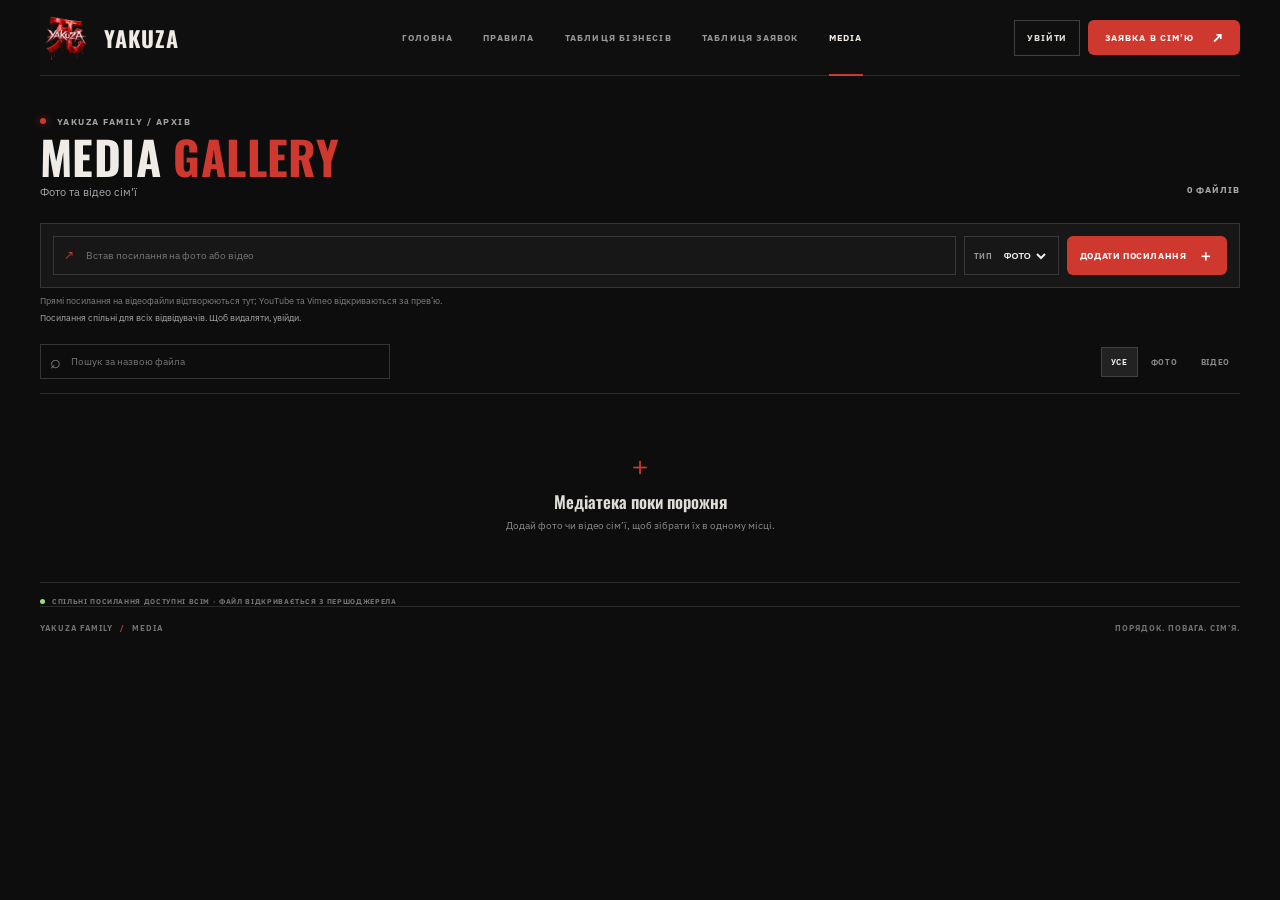
<file: media.html>
<!doctype html>
<html lang="uk">
<head>
  <meta charset="UTF-8" />
  <meta name="viewport" content="width=device-width, initial-scale=1.0" />
  <meta name="theme-color" content="#111111" />
  <title>YAKUZA | Media</title>
  <link rel="icon" type="image/png" href="EE2156BC-09BC-4624-B251-CAFA8B431EBB.png?v=2" />
  <link rel="preconnect" href="https://fonts.googleapis.com" />
  <link rel="preconnect" href="https://fonts.gstatic.com" crossorigin />
  <link href="https://fonts.googleapis.com/css2?family=IBM+Plex+Sans:wght@400;500;600;700&family=Noto+Serif+JP:wght@500;600;700&family=Oswald:wght@400;500;600;700&display=swap" rel="stylesheet" />
  <link rel="stylesheet" href="styles.css" />
</head>
<body>
  <div class="app-shell">
    <header class="topbar">
      <a class="brand" href="index.html#home" aria-label="Yakuza, головна"><img class="brand-logo" src="EE2156BC-09BC-4624-B251-CAFA8B431EBB.png" alt="Логотип Yakuza" /><span class="brand-copy"><strong>YAKUZA</strong></span></a>
      <nav class="top-nav" aria-label="Основна навігація"><a class="nav-link" href="index.html#home">ГОЛОВНА</a><a class="nav-link" href="index.html#rules">ПРАВИЛА</a><a class="nav-link" href="таблиця%20бізнесів/index.html">ТАБЛИЦЯ БІЗНЕСІВ</a><a class="nav-link" href="заявка%20в%20Yakuza/applications.html">ТАБЛИЦЯ ЗАЯВОК</a><a class="nav-link active" href="media.html" aria-current="page">MEDIA</a></nav>
      <div class="media-header-actions"><button class="media-login-button" id="media-login-button" type="button">УВІЙТИ</button><a class="join-link" href="заявка%20в%20Yakuza/index.html"><span>ЗАЯВКА В СІМ’Ю</span><span class="join-arrow" aria-hidden="true">↗</span></a></div>
    </header>
    <main class="media-page">
      <section class="media-heading"><div><p class="eyebrow"><span class="live-dot"></span> YAKUZA FAMILY / АРХІВ</p><h1>MEDIA <span>GALLERY</span></h1><p class="media-subtitle">Фото та відео сім’ї</p></div><p class="media-count" id="media-count">0 ФАЙЛІВ</p></section>
      <form class="media-link-form" id="media-link-form">
        <label class="media-url-field"><span aria-hidden="true">↗</span><input id="media-url" type="url" placeholder="Встав посилання на фото або відео" required autocomplete="url" /></label>
        <label class="media-kind-field" for="media-kind"><span>ТИП</span><select id="media-kind"><option value="image">ФОТО</option><option value="video">ВІДЕО</option></select></label>
        <button class="media-add-link" type="submit">ДОДАТИ ПОСИЛАННЯ <span>＋</span></button>
      </form>
      <p class="media-link-hint">Прямі посилання на відеофайли відтворюються тут; YouTube та Vimeo відкриваються за прев’ю.</p>
      <p class="media-access-note" id="media-access-note">Додавати посилання можуть усі. Щоб видаляти, увійди.</p>
      <section class="media-library" aria-label="Медіатека">
        <div class="media-toolbar"><label class="media-search"><span aria-hidden="true">⌕</span><input id="media-search" type="search" placeholder="Пошук за назвою файла" autocomplete="off" /></label><div class="media-filters" role="group" aria-label="Тип медіа"><button class="media-filter active" type="button" data-filter="all" aria-pressed="true">УСЕ</button><button class="media-filter" type="button" data-filter="image" aria-pressed="false">ФОТО</button><button class="media-filter" type="button" data-filter="video" aria-pressed="false">ВІДЕО</button></div></div>
        <div class="media-grid" id="media-grid" aria-live="polite"></div>
        <div class="media-empty" id="media-empty"><span class="empty-mark">＋</span><strong>Медіатека поки порожня</strong><span>Додай фото чи відео сім’ї, щоб зібрати їх в одному місці.</span></div>
        <p class="media-storage-note"><span class="sync-mark"></span> СПІЛЬНІ ПОСИЛАННЯ ДОСТУПНІ ВСІМ · ФАЙЛ ВІДКРИВАЄТЬСЯ З ПЕРШОДЖЕРЕЛА</p>
      </section>
      <footer class="site-footer"><span>YAKUZA FAMILY <span class="footer-slash">/</span> MEDIA</span><span>ПОРЯДОК. ПОВАГА. СІМ’Я.</span></footer>
    </main>
  </div>
  <dialog class="business-dialog" id="media-login-dialog"><form id="media-login-form">
    <div class="dialog-top"><span class="eyebrow">MEDIA / ДОСТУП</span><button class="close-button" type="button" data-login-close aria-label="Закрити">×</button></div>
    <h2>ВХІД ДО MEDIA</h2>
    <label class="field-label" for="media-login-email">ЕЛЕКТРОННА ПОШТА</label><input class="text-field" id="media-login-email" type="email" placeholder="name@example.com" autocomplete="username" required />
    <label class="field-label" for="media-login-password">ПАРОЛЬ</label><input class="text-field" id="media-login-password" type="password" placeholder="Введіть пароль" autocomplete="current-password" required />
    <p class="media-login-error" id="media-login-error" role="alert" hidden>Неправильний логін або пароль.</p>
    <div class="dialog-actions"><button class="save-button" type="submit">УВІЙТИ <span>↗</span></button></div>
  </form></dialog>
  <div class="toast" id="media-toast" role="status" aria-live="polite"></div>
  <script src="auth.js"></script>
  <script src="nav.js"></script>
  <script src="media.js"></script>
</body>
</html>
</file>
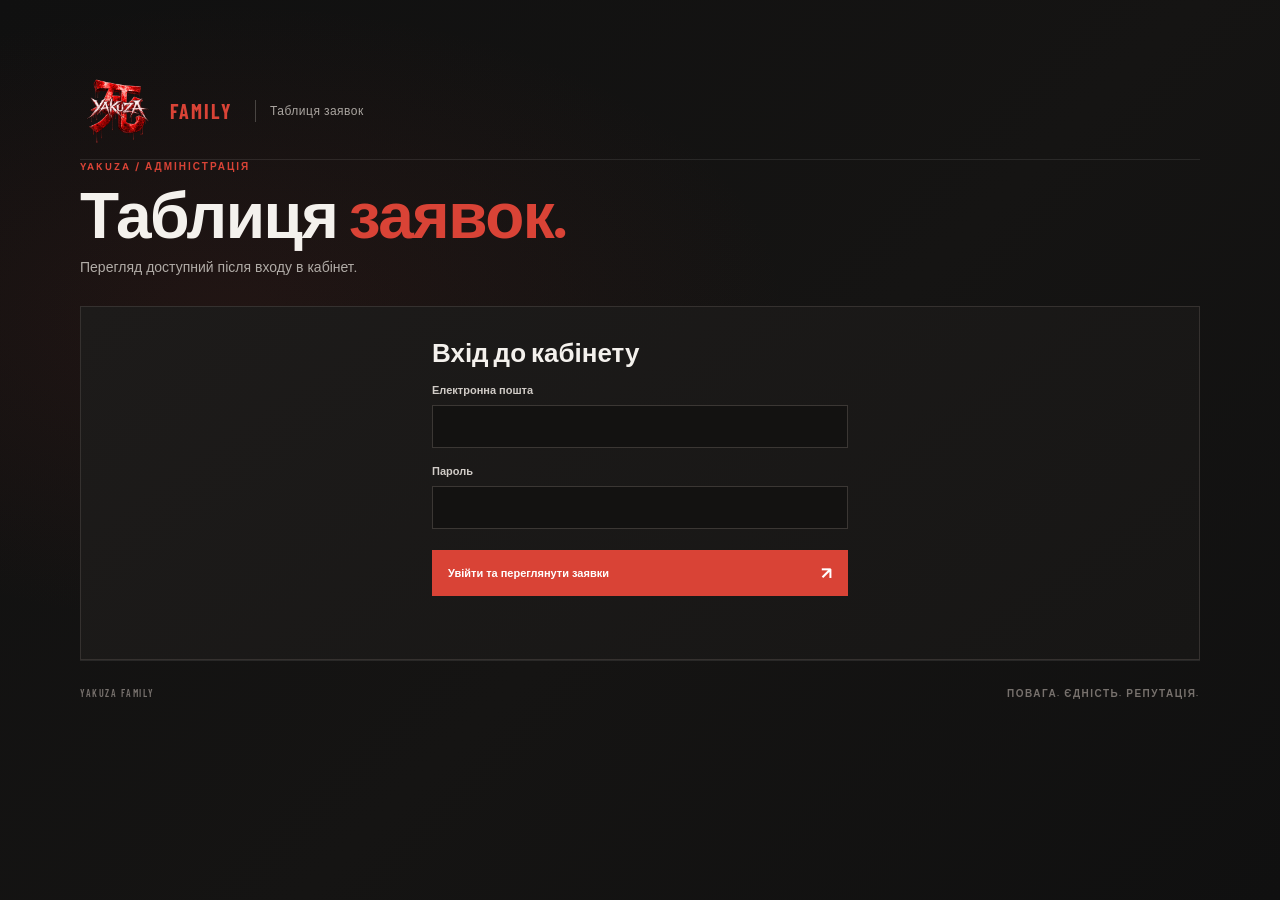
<file: заявка в Yakuza/applications.html>
<!doctype html>
<html lang="uk">
  <head>
    <meta charset="utf-8">
    <meta name="viewport" content="width=device-width, initial-scale=1">
    <meta name="theme-color" content="#101010">
    <meta name="description" content="Приватна таблиця заявок до сім'ї Yakuza.">
    <link rel="icon" type="image/png" href="EE2156BC-09BC-4624-B251-CAFA8B431EBB.png">
    <title>Таблиця заявок — Yakuza</title>
    <link rel="stylesheet" href="styles.css">
    <script src="../auth.js" defer></script>
    <script src="applications.js" defer></script>
  </head>
  <body>
    <main class="page applications-page">
      <header class="brand">
        <a class="brand-logo" href="../index.html#home" aria-label="Yakuza — на головну">
          <img src="EE2156BC-09BC-4624-B251-CAFA8B431EBB.png" alt="Логотип сім'ї Yakuza">
        </a>
        <span class="brand-name"><span>FAMILY</span></span>
        <span class="brand-rule" aria-hidden="true"></span>
        <span class="brand-caption">Таблиця заявок</span>
      </header>

      <section aria-labelledby="applications-title">
        <div class="applications-heading">
          <div>
            <p class="eyebrow">YAKUZA / АДМІНІСТРАЦІЯ</p>
            <h1 id="applications-title">Таблиця <span>заявок.</span></h1>
            <p class="intro-copy">Перегляд доступний після входу в кабінет.</p>
          </div>
          <div class="applications-actions" id="applications-actions" hidden>
            <button class="applications-button" id="refresh-applications" type="button">ОНОВИТИ</button>
            <button class="applications-button" id="logout-applications" type="button">ВИЙТИ</button>
          </div>
        </div>

        <section class="applications-panel">
          <form class="applications-login" id="applications-login">
            <h2>Вхід до кабінету</h2>
            <label class="field">
              <span>Електронна пошта</span>
              <input id="applications-email" type="email" autocomplete="username" required>
            </label>
            <label class="field">
              <span>Пароль</span>
              <input id="applications-password" type="password" autocomplete="current-password" required>
            </label>
            <button class="submit-button" id="applications-login-button" type="submit">
              <span>Увійти та переглянути заявки</span>
              <span aria-hidden="true">↗</span>
            </button>
          </form>
          <p class="applications-state" id="applications-login-state" role="status" aria-live="polite"></p>

          <div class="applications-table-wrap" id="applications-table-wrap" hidden>
            <table class="applications-table">
              <thead>
                <tr>
                  <th>Дата</th>
                  <th>Ігровий нік</th>
                  <th>Вік</th>
                  <th>Discord</th>
                  <th>Коли онлайн</th>
                  <th>Мотивація</th>
                  <th>Попередні сім'ї</th>
                  <th>Рішення</th>
                </tr>
              </thead>
              <tbody id="applications-rows"></tbody>
            </table>
            <p class="applications-empty" id="applications-empty" hidden>Поки що заявок немає.</p>
          </div>
        </section>
      </section>

      <footer class="page-footer">
        <span>YAKUZA FAMILY</span>
        <span>ПОВАГА. ЄДНІСТЬ. РЕПУТАЦІЯ.</span>
      </footer>
    </main>
  </body>
</html>
</file>
<file: styles.css>
:root {
  color-scheme: dark;
  --ink: #0d0d0e;
  --surface: #151515;
  --surface-raised: #1d1c1c;
  --line: #302d2c;
  --muted: #858585;
  --paper: #f0ece5;
  --red: #cf382f;
  --green: #9cdf79;
  --font-display: "Oswald", "Arial Narrow", sans-serif;
  --font-body: "IBM Plex Sans", "Segoe UI", sans-serif;
}
* { box-sizing: border-box; }
html { scroll-behavior: smooth; }
body { margin: 0; background: var(--ink); color: var(--paper); font-family: var(--font-body); font-size: 13px; }
button, input { font: inherit; }
button, a, label { -webkit-tap-highlight-color: transparent; }
button { color: inherit; }
a { color: inherit; text-decoration: none; }
@keyframes rise-in { from { opacity: 0; transform: translateY(14px); } to { opacity: 1; transform: translateY(0); } }
@keyframes seal-stamp { 0% { opacity: 0; transform: scale(.72) rotate(-8deg); } 72% { opacity: 1; transform: scale(1.08) rotate(2deg); } 100% { opacity: 1; transform: scale(1) rotate(0); } }
@keyframes rule-reveal { from { opacity: 0; transform: translateY(7px); } to { opacity: 1; transform: translateY(0); } }
.app-shell { width: min(1440px, 100% - 80px); margin: 0 auto; }
.topbar { position: sticky; z-index: 8; top: 0; height: 76px; border-bottom: 1px solid #2c2c2c; background: #101010f5; display: flex; align-items: center; justify-content: space-between; backdrop-filter: blur(14px); }
.brand { display: flex; align-items: center; gap: 12px; min-width: 210px; }
.brand-logo { display: block; width: 52px; height: 52px; flex: 0 0 auto; object-fit: contain; }
.brand-copy { display: flex; flex-direction: column; gap: 2px; }
.brand-copy strong { font-family: var(--font-display); font-size: 22px; line-height: 1; letter-spacing: 1px; }
.brand-copy small { color: var(--muted); font-size: 8px; font-weight: 700; letter-spacing: 1.5px; }
.applications-link { margin-left: auto; padding: 10px 12px; border: 1px solid #47403e; color: #e3dfd8; font-size: 9px; font-weight: 800; letter-spacing: .7px; white-space: nowrap; }
.applications-link:hover { border-color: var(--red); color: white; }
.applications-link span { margin-left: 6px; color: var(--red); }
.top-nav { height: 100%; display: flex; align-items: center; gap: 30px; }
.nav-link { height: 100%; display: grid; place-items: center; position: relative; color: #989898; font-size: 9px; font-weight: 800; letter-spacing: 1.2px; transition: color .2s; }
.nav-link::after { content: ""; position: absolute; right: 0; bottom: -1px; left: 0; height: 2px; background: var(--red); transform: scaleX(0); transform-origin: left; transition: transform .22s ease; }
.nav-link:hover { color: var(--paper); }
.nav-link:hover::after { transform: scaleX(1); }
.nav-link.active { color: var(--paper); }
.nav-link.active::after { transform: scaleX(1); }
.join-link { display: flex; align-items: center; gap: 17px; padding: 12px 14px 12px 17px; border-radius: 6px; background: var(--red); color: #fff; font-size: 9px; font-weight: 800; letter-spacing: 1.05px; transition: background .2s, transform .2s; }
.join-link:hover { background: #ff6259; transform: translateY(-1px); }
.join-arrow { font-size: 15px; line-height: 9px; }
.hero-banner { position: relative; display: flex; align-items: center; min-height: 390px; overflow: hidden; border-bottom: 1px solid #383838; background-color: #1a1a1a; background-image: linear-gradient(90deg, #101010 0%, #101010e8 24%, #10101088 58%, #10101020 100%), linear-gradient(0deg, #101010b5 0%, transparent 47%), url("IMG_4726.jpg"); background-position: center, center, center 62%; background-size: cover; scroll-margin-top: 76px; }
.hero-content { position: relative; z-index: 1; max-width: 610px; padding: 50px 0 54px 6%; animation: rise-in .72s cubic-bezier(.2,.7,.2,1) .08s both; }
.hero-banner h1 { margin: 15px 0 13px; font-size: 82px; line-height: .86; }
.hero-banner h1 span { color: var(--red); }
.hero-copy { margin: 0; color: #d4d0c9; font-size: 13px; line-height: 1.8; }
.hero-actions { display: flex; align-items: center; gap: 23px; margin-top: 22px; }
.hero-apply { display: flex; align-items: center; gap: 18px; min-height: 40px; padding: 0 14px; border-radius: 6px; background: var(--red); color: white; font-size: 9px; font-weight: 800; letter-spacing: 1px; transition: background .18s, transform .18s, box-shadow .18s; }
.hero-apply:hover { background: #ff6259; }
.hero-apply:hover { transform: translateY(-2px); box-shadow: 0 7px 22px #d43a3240; }
.hero-apply span { font-size: 14px; }
.hero-rules-link { color: #e3dfd8; font-size: 9px; font-weight: 800; letter-spacing: 1px; }
.hero-rules-link span { margin-left: 5px; color: var(--red); font-size: 14px; }
.hero-stamp { position: absolute; right: 20px; bottom: 17px; display: flex; align-items: center; gap: 8px; color: #ffffffb5; font: 700 11px var(--font-display); letter-spacing: 2px; animation: rise-in .48s ease .42s both; }
.hero-stamp i { color: var(--red); font-style: normal; }
.hero-seal, .rules-seal { display: inline-grid; place-items: center; border: 1px solid #d34a40b5; color: #e45549; font-family: "Noto Serif JP", "Yu Mincho", serif; font-weight: 700; }
.hero-seal { width: 27px; height: 27px; font-size: 14px; letter-spacing: 0; animation: seal-stamp .52s cubic-bezier(.2,.8,.2,1) .48s both; }
.rules-section { padding: 33px 0 39px; scroll-margin-top: 86px; }
.rules-section { position: relative; isolation: isolate; }
.rules-section::before { content: ""; position: absolute; z-index: -1; top: 16px; right: 0; width: min(210px, 38vw); height: 180px; opacity: .32; pointer-events: none; background: radial-gradient(ellipse at 50% 100%, transparent 0 8px, #b13b3540 8.5px 9.5px, transparent 10px 17px) 0 0 / 34px 17px, radial-gradient(ellipse at 50% 100%, transparent 0 8px, #b13b3540 8.5px 9.5px, transparent 10px 17px) 17px 8.5px / 34px 17px; mask-image: linear-gradient(135deg, #000 10%, transparent 86%); }
.rules-heading { display: flex; align-items: end; justify-content: space-between; gap: 16px; padding-bottom: 18px; animation: rise-in .62s ease .18s both; }
.rules-heading .eyebrow { display: flex; align-items: center; gap: 8px; }
.rules-heading h2 { margin: 7px 0 0; font: 700 38px/.92 var(--font-display); }
.rules-heading h2 span { color: var(--red); }
.rules-note { margin: 0 2px 2px 0; padding-left: 13px; border-left: 1px solid #414141; color: #aaa; font-size: 9px; line-height: 1.8; }
.rules-block { padding-top: 16px; }
.rules-block-heading { display: flex; align-items: center; gap: 11px; margin: 0 0 10px; animation: rise-in .48s ease .24s both; }
.rules-index { display: grid; place-items: center; width: 26px; height: 26px; flex: 0 0 auto; border: 1px solid #76312d; color: var(--red); font: 600 12px/1 var(--font-display); }
.rules-seal { width: 25px; height: 25px; margin-left: 8px; vertical-align: 5px; font-size: 12px; animation: seal-stamp .48s cubic-bezier(.2,.8,.2,1) .42s both; }
.rules-block-heading h3 { margin: 0; font: 700 24px/1 var(--font-display); }
.rule-list { margin: 0; padding: 0; list-style: none; }
.rule-row { display: grid; grid-template-columns: 48px minmax(0, 1fr); gap: 8px; padding: 10px 0; border-top: 1px solid #292929; animation: rule-reveal .42s ease both; }
.rule-row:nth-child(1) { animation-delay: .08s; }
.rule-row:nth-child(2) { animation-delay: .12s; }
.rule-row:nth-child(3) { animation-delay: .16s; }
.rule-row:nth-child(4) { animation-delay: .20s; }
.rule-row:nth-child(5) { animation-delay: .24s; }
.rule-row:nth-child(6) { animation-delay: .28s; }
.rule-row:nth-child(7) { animation-delay: .32s; }
.rule-row:nth-child(8) { animation-delay: .36s; }
.rule-row:nth-child(9) { animation-delay: .40s; }
.rule-row:nth-child(10) { animation-delay: .44s; }
.rule-id { padding-top: 1px; color: var(--red); font: 600 16px/1.2 var(--font-display); }
.rule-row p { margin: 0; color: #c4c1ba; font-size: 11px; line-height: 1.65; }
.rule-row strong { color: #f0ede7; font-weight: 800; }
.rule-nested { padding-left: 20px; }
.rule-row .penalty { display: inline-block; margin-left: 7px; color: #ff8179; font-size: 9px; letter-spacing: .45px; text-transform: uppercase; }
.contract-section { margin-top: 36px; padding-top: 21px; border-top: 1px solid #3b3b3b; }
.contract-intro { max-width: 760px; margin: 0 0 16px 30px; color: #a9a69f; font-size: 11px; line-height: 1.7; }
.contract-grid { display: grid; grid-template-columns: 1fr 1fr; gap: 20px; }
.contract-block { padding: 13px 14px 10px 0; }
.contract-block + .contract-block { padding-left: 19px; border-left: 1px solid #353535; }
.contract-block h4 { margin: 0 0 9px; font: 700 21px/1 var(--font-display); }
.contract-block h4 span { margin-right: 7px; color: var(--red); }
.contract-block > p { margin: 0 0 10px; color: #aaa69f; font-size: 11px; line-height: 1.65; }
.contract-block .rule-row { grid-template-columns: 39px minmax(0, 1fr); padding: 9px 0; }
.contract-note { display: grid; grid-template-columns: 26px minmax(0, 1fr); gap: 10px; margin-top: 16px; padding: 14px 0; border-top: 1px solid #353535; border-bottom: 1px solid #353535; }
.note-mark { display: grid; place-items: center; width: 21px; height: 21px; background: var(--red); color: white; font: 700 14px var(--font-display); }
.contract-note strong { color: #ece8e2; font-size: 9px; letter-spacing: .8px; }
.contract-note p { margin: 4px 0 0; color: #a9a69f; font-size: 10px; line-height: 1.65; }
.final-word { display: grid; grid-template-columns: 30px minmax(0, 1fr); gap: 9px; margin-top: 20px; padding: 3px 0 3px 13px; border-left: 2px solid var(--red); }
.final-word h4 { margin: 0 0 6px; font: 700 20px/1 var(--font-display); }
.final-word p { max-width: 820px; margin: 0 0 6px; color: #c4c1ba; font-size: 11px; line-height: 1.7; }
.final-word strong { color: #ff8179; font-size: 10px; }
.eyebrow { margin: 0; color: #a3a3a3; font-size: 9px; font-weight: 800; letter-spacing: 1.5px; }
.live-dot { display: inline-block; width: 6px; height: 6px; margin: 0 7px 1px 0; border-radius: 50%; background: var(--red); box-shadow: 0 0 9px #f0443b88; }
h1 { margin: 8px 0 0; font: 700 48px/.9 var(--font-display); letter-spacing: .4px; }
h1 span { color: var(--red); }
.workspace { display: grid; grid-template-columns: minmax(0, 1fr) 300px; gap: 24px; align-items: stretch; }
.workspace { scroll-margin-top: 88px; }
.map-column { min-width: 0; }
.map-toolbar { min-height: 43px; display: flex; justify-content: space-between; align-items: center; gap: 12px; }
.map-heading { display: flex; align-items: center; gap: 10px; font-size: 10px; font-weight: 800; letter-spacing: 1px; }
.heading-index { color: var(--red); font-family: var(--font-display); font-size: 17px; }
.map-actions { display: flex; gap: 6px; align-items: center; }
.tool-button { display: flex; align-items: center; justify-content: center; gap: 6px; min-height: 31px; padding: 0 9px; border: 1px solid #353535; background: #181818; color: #c1c1c1; font-size: 9px; font-weight: 800; letter-spacing: .65px; cursor: pointer; transition: border-color .18s, color .18s; }
.tool-button:hover { border-color: var(--red); color: #fff; }
.tool-icon { color: var(--red); font-size: 15px; }
.map-frame { position: relative; overflow: hidden; border: 1px solid #383838; background: #111; }
.map-viewport { position: relative; min-height: 450px; height: min(68vw, 680px); max-height: calc(100vh - 250px); overflow: hidden; background: radial-gradient(ellipse at 50% 45%, #262626 0%, #111 75%); cursor: grab; touch-action: none; user-select: none; }
.map-viewport.zoomed { cursor: grab; }
.map-viewport.map-dragging { cursor: grabbing; }
.map-canvas { position: absolute; inset: 0; width: 100%; height: 100%; overflow: hidden; background: #202521; transform-origin: 0 0; will-change: transform; }
.map-image { position: absolute; inset: 0; width: 100%; height: 100%; object-fit: cover; object-position: center; opacity: .94; transition: opacity .2s; }
.map-image:not([src]), .map-image[src=""] { display: none; }
.map-image.broken { display: none; }
.map-markers { position: absolute; z-index: 2; inset: 0; pointer-events: none; }
.map-marker { position: absolute; display: grid; place-items: center; width: 22px; height: 22px; padding: 0; border: 0; background: transparent; transform: translate(-50%, -50%); pointer-events: auto; cursor: pointer; }
.marker-core { width: 11px; height: 11px; border: 2px solid #171717; border-radius: 50%; outline: 1px solid currentColor; background: var(--green); color: var(--green); box-shadow: 0 0 12px currentColor; transition: transform .16s; }
.marker-other .marker-core { background: var(--red); color: var(--red); }
.map-marker:hover, .map-marker:focus-visible { z-index: 4; }
.map-marker:hover .marker-core, .map-marker:focus-visible .marker-core { transform: scale(1.3); }
.marker-label { position: absolute; left: calc(100% + 3px); top: 50%; max-width: 150px; overflow: hidden; padding: 4px 6px; background: #111e; color: #f4f0e9; font-size: 8px; font-weight: 800; text-overflow: ellipsis; white-space: nowrap; opacity: 0; pointer-events: none; transform: translateY(-50%); transition: opacity .15s; }
.map-marker:hover .marker-label, .map-marker:focus-visible .marker-label { opacity: 1; }
.map-fallback { position: absolute; inset: 0; overflow: hidden; background: #202621; }
.fallback-grid { position: absolute; inset: 0; opacity: .2; background-image: linear-gradient(#69776a44 1px, transparent 1px), linear-gradient(90deg, #69776a44 1px, transparent 1px); background-size: 5.5% 5.5%; }
.fallback-roads { position: absolute; inset: 0; width: 100%; height: 100%; fill: none; stroke: #9ca38b; stroke-width: 5; opacity: .55; }
.fallback-roads .road-secondary { stroke-width: 2; opacity: .75; }
.region { position: absolute; z-index: 1; color: #e0dfd2a3; font-family: var(--font-display); font-size: clamp(12px, 2vw, 20px); font-weight: 700; letter-spacing: 2px; text-shadow: 0 1px 4px #101010; }
.region-city { left: 27%; top: 58%; color: #eadbb5; }
.region-desert { right: 10%; top: 35%; font-size: clamp(9px, 1.3vw, 13px); }
.region-north { left: 38%; top: 12%; font-size: clamp(10px, 1.5vw, 15px); }
.region-ocean { left: 3%; top: 45%; transform: rotate(-90deg); font-size: clamp(9px, 1.4vw, 14px); }
.map-caption, .map-coordinates { position: absolute; z-index: 3; display: flex; align-items: center; gap: 7px; padding: 7px 9px; background: #111d; color: #e7e4dd; font-size: 8px; font-weight: 800; letter-spacing: 1px; pointer-events: none; }
.map-caption { top: 12px; left: 12px; }
.map-caption-dot { width: 5px; height: 5px; border-radius: 50%; background: var(--red); }
.map-coordinates { right: 12px; bottom: 12px; color: #aaa; }
.map-zoom-controls { position: absolute; z-index: 5; top: 12px; right: 12px; display: flex; align-items: center; gap: 0; border: 1px solid #393939; background: #111e; }
.zoom-button { display: grid; place-items: center; width: 29px; height: 29px; border: 0; background: transparent; color: #e7e4dd; font-size: 17px; line-height: 1; cursor: pointer; }
.zoom-button:hover { background: #303030; color: #fff; }
.zoom-reset { border-left: 1px solid #393939; color: var(--red); font-size: 16px; }
#zoom-level { min-width: 42px; padding: 0 4px; color: #c9c6bf; font-size: 8px; font-weight: 800; text-align: center; }
.map-add-hint { position: absolute; z-index: 4; bottom: 11px; left: 50%; transform: translateX(-50%); display: flex; align-items: center; gap: 6px; padding: 8px 10px; border: 1px solid #f0443b80; background: #131313e8; color: #eee; font-size: 8px; font-weight: 800; letter-spacing: .7px; white-space: nowrap; cursor: pointer; }
.map-add-hint span { color: var(--red); font-size: 13px; }
.map-legend { display: flex; align-items: center; gap: 20px; min-height: 39px; color: #b2b2b2; font-size: 8px; font-weight: 800; letter-spacing: .8px; }
.map-legend > span { display: flex; align-items: center; gap: 7px; }
.legend-dot, .mini-dot { width: 7px; height: 7px; flex: 0 0 auto; border-radius: 50%; }
.owned { background: var(--green); }
.other { background: var(--red); }
.legend-note { margin-left: auto; color: #737373; font-weight: 500; letter-spacing: 0; }
.business-panel { min-height: 500px; display: flex; flex-direction: column; border: 1px solid #303030; background: #171717; }
.panel-topline { display: flex; justify-content: space-between; align-items: center; padding: 15px 15px 0; color: #949494; font-size: 8px; font-weight: 800; letter-spacing: 1px; }
.record-count { color: var(--red); font-family: var(--font-display); font-size: 15px; }
.panel-title-row { display: flex; align-items: center; justify-content: space-between; padding: 3px 14px 13px; border-bottom: 1px solid #2e2e2e; }
.panel-title-row h2 { margin: 0; font: 700 27px/.95 var(--font-display); }
.add-button { width: 29px; height: 29px; border: 1px solid #484848; background: transparent; color: var(--red); font-size: 21px; cursor: pointer; transition: background .2s, color .2s; }
.add-button:hover { background: var(--red); color: white; }
.search-box { display: flex; align-items: center; gap: 8px; margin: 12px 12px 0; padding: 0 9px; height: 34px; border: 1px solid #333; color: #858585; }
.search-box > span { font-size: 19px; }
.search-box input { width: 100%; border: 0; outline: 0; background: transparent; color: var(--paper); font-size: 10px; }
.search-box input::placeholder { color: #737373; }
.filter-tabs { display: flex; gap: 3px; padding: 12px 12px 9px; border-bottom: 1px solid #303030; }
.filter-tab { display: flex; align-items: center; gap: 5px; padding: 6px 7px; border: 0; background: transparent; color: #888; font-size: 8px; font-weight: 800; letter-spacing: .55px; cursor: pointer; }
.filter-tab.selected { background: #292929; color: #f4f0e9; }
.filter-tab span { color: #9e9e9e; font-size: 8px; }
.business-list { flex: 1; overflow: auto; max-height: 430px; }
.business-row { display: grid; grid-template-columns: 8px minmax(0, 1fr) auto 20px; align-items: center; gap: 9px; min-height: 53px; padding: 8px 11px; border-bottom: 1px solid #292929; cursor: pointer; transition: background .15s; }
.business-row:hover { background: #222; }
.business-row .legend-dot { width: 6px; height: 6px; box-shadow: 0 0 9px currentColor; }
.business-name { overflow: hidden; color: #e2dfd9; font-size: 10px; font-weight: 700; text-overflow: ellipsis; white-space: nowrap; }
.business-owner { color: #888; font-size: 7px; font-weight: 800; letter-spacing: .4px; white-space: nowrap; }
.business-owner.owner-yakuza { color: var(--green); }
.business-owner.owner-other { color: #ff726b; }
.row-edit { display: grid; place-items: center; width: 21px; height: 23px; border: 0; background: transparent; color: #818181; font-size: 13px; cursor: pointer; }
.row-edit:hover { color: white; }
.empty-list { padding: 22px 14px; color: #808080; font-size: 10px; line-height: 1.6; }
.panel-footer { display: flex; align-items: center; gap: 7px; min-height: 33px; padding: 0 12px; border-top: 1px solid #303030; color: #777; font-size: 7px; font-weight: 700; letter-spacing: .65px; }
.sync-mark { width: 5px; height: 5px; border-radius: 50%; background: var(--green); }
.site-footer { display: flex; justify-content: space-between; gap: 12px; padding: 16px 0 20px; border-top: 1px solid #292929; color: #737373; font-size: 8px; font-weight: 700; letter-spacing: 1px; }
.footer-socials { display: flex; align-items: center; gap: 8px; }
.footer-discord { align-self: flex-start; padding: 5px 9px; border: 1px solid #393939; color: var(--paper); text-decoration: none; transition: border-color .16s, background .16s; }
.footer-discord:hover { border-color: var(--red); background: #1b1b1b; }
.footer-slash { padding: 0 4px; color: var(--red); }
.business-dialog { width: min(400px, calc(100% - 32px)); padding: 0; border: 1px solid #444; background: #171717; color: var(--paper); box-shadow: 0 24px 100px #000b; }
.business-dialog::backdrop { background: #000b; backdrop-filter: blur(3px); }
.business-dialog form { padding: 22px; }
.dialog-top { display: flex; align-items: center; justify-content: space-between; }
.close-button { width: 28px; height: 28px; border: 1px solid #393939; background: transparent; color: #ccc; font-size: 19px; cursor: pointer; }
.business-dialog h2 { margin: 10px 0 21px; font: 700 31px/.95 var(--font-display); }
.field-label { display: block; margin: 15px 0 7px; color: #aaa; font-size: 8px; font-weight: 800; letter-spacing: 1px; }
.text-field { width: 100%; height: 40px; padding: 0 11px; border: 1px solid #3b3b3b; outline: none; background: #111; color: var(--paper); font-size: 11px; }
.text-field:focus { border-color: var(--red); }
.owner-options { display: flex; gap: 8px; }
.owner-option { display: flex; flex: 1; align-items: center; gap: 8px; min-height: 40px; padding: 0 10px; border: 1px solid #393939; color: #ccc; font-size: 9px; font-weight: 800; letter-spacing: .5px; cursor: pointer; }
.owner-option:has(input:checked) { border-color: #666; background: #222; }
.owner-option input { accent-color: var(--red); }
.owner-swatch { width: 7px; height: 7px; border-radius: 50%; }
.dialog-actions { display: flex; justify-content: flex-end; gap: 8px; margin-top: 24px; }
.save-button, .delete-button { min-height: 37px; padding: 0 14px; border: 1px solid transparent; background: var(--red); color: white; font-size: 9px; font-weight: 800; letter-spacing: .8px; cursor: pointer; }
.save-button span { margin-left: 10px; font-size: 13px; }
.delete-button { margin-right: auto; border-color: #5a3533; background: transparent; color: #ff8179; }
.toast { position: fixed; z-index: 10; right: 22px; bottom: 22px; max-width: calc(100% - 44px); padding: 11px 14px; border: 1px solid #444; background: #202020; color: #eee; font-size: 10px; opacity: 0; transform: translateY(8px); pointer-events: none; transition: opacity .2s, transform .2s; }
.toast.visible { opacity: 1; transform: translateY(0); }
.media-page { padding: 34px 0 50px; }
.media-heading { display: flex; align-items: end; justify-content: space-between; gap: 20px; padding: 6px 0 24px; }
.media-heading h1 { margin-top: 9px; font-size: 46px; }
.media-heading h1 span { color: var(--red); }
.media-subtitle { margin: 8px 0 0; color: #aaa; font-size: 11px; }
.media-count { margin: 0 0 4px; color: #aaa; font-size: 9px; font-weight: 800; letter-spacing: 1px; }
.media-link-form { display: grid; grid-template-columns: minmax(0, 1fr) auto auto; gap: 8px; padding: 12px; border: 1px solid #353535; background: #171717; }
.media-url-field { display: flex; align-items: center; gap: 9px; min-width: 0; height: 39px; padding: 0 10px; border: 1px solid #383838; color: var(--red); }
.media-url-field input { width: 100%; min-width: 0; border: 0; outline: 0; background: transparent; color: var(--paper); font-size: 10px; }
.media-url-field input::placeholder { color: #777; }
.media-kind-field { display: flex; align-items: center; gap: 7px; padding: 0 9px; border: 1px solid #383838; color: #999; font-size: 8px; font-weight: 800; letter-spacing: .7px; }
.media-kind-field select { border: 0; outline: 0; background: #171717; color: #eee; font-size: 9px; font-weight: 800; }
.media-add-link { display: flex; align-items: center; justify-content: center; gap: 12px; min-height: 39px; padding: 0 13px; border: 0; border-radius: 6px; background: var(--red); color: white; font-size: 9px; font-weight: 800; letter-spacing: .6px; cursor: pointer; }
.media-add-link:hover { background: #ff6259; }
.media-add-link span { font-size: 15px; }
.media-link-hint { margin: 7px 0 0; color: #85817d; font-size: 9px; }
.media-library { padding-top: 21px; }
.media-toolbar { display: flex; align-items: center; justify-content: space-between; gap: 12px; padding-bottom: 14px; }
.media-search { display: flex; align-items: center; gap: 8px; width: min(350px, 100%); height: 35px; padding: 0 9px; border: 1px solid #353535; color: #888; }
.media-search span { font-size: 18px; }
.media-search input { width: 100%; border: 0; outline: 0; background: transparent; color: var(--paper); font-size: 10px; }
.media-search input::placeholder { color: #777; }
.media-filters { display: flex; gap: 3px; }
.media-filter { min-height: 30px; padding: 0 9px; border: 1px solid transparent; background: transparent; color: #888; font-size: 8px; font-weight: 800; letter-spacing: .7px; cursor: pointer; }
.media-filter.active { border-color: #414141; background: #222; color: #eee; }
.media-grid { display: grid; grid-template-columns: repeat(3, minmax(0, 1fr)); gap: 13px; }
.media-card { min-width: 0; overflow: hidden; border: 1px solid #303030; background: #171717; transition: transform .2s ease, border-color .2s ease; }
.media-card:hover { transform: translateY(-3px); border-color: #69403d; }
.media-preview { display: grid; place-items: center; aspect-ratio: 16 / 10; overflow: hidden; background: #0a0a0a; }
.media-preview img, .media-preview video { display: block; width: 100%; height: 100%; object-fit: contain; }
.media-video-link { position: relative; display: grid; place-items: center; width: 100%; height: 100%; background: #111; color: #f4f0e9; text-decoration: none; }
.media-video-link img { opacity: .85; object-fit: cover; transition: opacity .2s ease; }
.media-play-icon { position: absolute; display: grid; place-items: center; width: 43px; height: 31px; border-radius: 5px; background: var(--red); color: white; font-size: 14px; }
.media-video-link:hover img { opacity: 1; }
.media-video-external { color: #eee; font-size: 10px; font-weight: 800; letter-spacing: .8px; }
.media-details { display: flex; flex-direction: column; gap: 5px; min-width: 0; padding: 10px 11px 7px; }
.media-name { overflow: hidden; color: #e5e1dc; font-size: 10px; text-overflow: ellipsis; white-space: nowrap; }
.media-meta { color: #888; font-size: 8px; font-weight: 700; letter-spacing: .4px; }
.media-actions { display: flex; justify-content: flex-end; gap: 5px; padding: 0 9px 9px; }
.media-icon-button { display: grid; place-items: center; width: 28px; height: 27px; border: 1px solid #3a3a3a; background: transparent; color: #ccc; font-size: 15px; text-decoration: none; cursor: pointer; transition: border-color .18s, color .18s, transform .18s; }
.media-icon-button:hover { border-color: var(--red); color: white; }
.media-icon-button:hover { transform: translateY(-1px); }
.media-delete { color: #ff8078; }
.media-empty { display: flex; flex-direction: column; align-items: center; justify-content: center; min-height: 190px; border-top: 1px solid #292929; border-bottom: 1px solid #292929; color: #8f8b87; text-align: center; }
.media-empty[hidden] { display: none; }
.media-empty .empty-mark { margin-bottom: 5px; color: var(--red); font: 400 26px var(--font-display); }
.media-empty strong { color: #e1ddd7; font: 600 17px var(--font-display); }
.media-empty > span:last-child { margin-top: 5px; font-size: 10px; }
.media-storage-note { display: flex; align-items: center; gap: 7px; margin: 14px 0 0; color: #777; font-size: 7px; font-weight: 700; letter-spacing: .65px; }
.media-header-actions { display: flex; align-items: center; gap: 8px; }
.media-login-button { min-height: 36px; padding: 0 12px; border: 1px solid #404040; background: transparent; color: #e4e0da; font-size: 9px; font-weight: 800; letter-spacing: .8px; cursor: pointer; }
.media-login-button:hover { border-color: var(--red); color: white; }
.media-access-note { margin: 6px 0 0; color: #aaa; font-size: 9px; }
.media-login-error { margin: 0; color: #ff6b63; font-size: 11px; }
.media-login-error:not([hidden]) + .media-login-error { margin-top: 8px; color: #aaa; }
@media (min-width: 1441px) { .map-viewport { height: min(48vw, 680px); } }
@media (max-width: 920px) {
  .app-shell { width: calc(100% - 40px); }
  .workspace { grid-template-columns: minmax(0, 1fr) 265px; gap: 15px; }
  .map-viewport { min-height: 390px; height: min(65vw, 590px); }
  .business-row { grid-template-columns: 7px minmax(0, 1fr) 19px; }
  .business-owner { display: none; }
}
@media (max-width: 680px) {
  .app-shell { width: calc(100% - 28px); }
  .topbar { height: auto; min-height: 64px; padding-top: 8px; flex-wrap: wrap; }
  .brand { min-width: auto; gap: 9px; }
  .brand-logo { width: 42px; height: 42px; }
  .brand-copy strong { font-size: 19px; }
  .brand-copy small { font-size: 7px; }
  .top-nav { order: 3; width: 100%; height: 35px; justify-content: flex-start; gap: 14px; overflow-x: auto; }
  .nav-link { flex: 0 0 auto; font-size: 8px; letter-spacing: .7px; white-space: nowrap; }
  .join-link { gap: 9px; padding: 11px 10px; font-size: 8px; }
  .applications-link { padding: 8px 7px; font-size: 7px; letter-spacing: .2px; }
  .media-header-actions { gap: 5px; }
  .media-login-button { min-height: 32px; padding: 0 8px; font-size: 8px; }
  .hero-banner { min-height: 340px; background-position: center, center, 57% 62%; scroll-margin-top: 101px; }
  .hero-content { padding: 38px 15px 42px 20px; }
  .hero-banner h1 { font-size: 56px; }
  .hero-copy { font-size: 11px; }
  .hero-actions { gap: 16px; margin-top: 19px; }
  .hero-apply { min-height: 37px; padding: 0 11px; font-size: 8px; }
  .hero-rules-link { font-size: 8px; }
  .rules-section { padding: 26px 0 30px; scroll-margin-top: 105px; }
  .rules-heading { padding-bottom: 14px; }
  .rules-heading h2 { font-size: 33px; }
  .rules-note { font-size: 8px; }
  .rules-block { padding-top: 13px; }
  .rules-block-heading { gap: 8px; }
  .rules-block-heading h3 { font-size: 21px; }
  .rule-row { grid-template-columns: 41px minmax(0, 1fr); gap: 6px; padding: 9px 0; }
  .rule-row p { font-size: 10px; }
  .rule-nested { padding-left: 12px; }
  .rule-row .penalty { margin-left: 0; }
  .contract-section { margin-top: 27px; padding-top: 17px; }
  .contract-grid { grid-template-columns: 1fr; gap: 8px; }
  .contract-block { padding: 10px 0; }
  .contract-block + .contract-block { padding: 17px 0 10px; border-top: 1px solid #353535; border-left: 0; }
  .contract-block .rule-row { grid-template-columns: 36px minmax(0, 1fr); }
  .contract-intro { margin-left: 0; }
  .contract-note { margin-top: 10px; }
  .final-word { margin-top: 16px; }
  .workspace { grid-template-columns: minmax(0, 1fr); gap: 13px; }
  .map-toolbar { min-height: 39px; }
  .map-actions { gap: 4px; }
  .tool-button { min-height: 29px; padding: 0 7px; }
  .upload-label { display: none; }
  .map-viewport { min-height: 0; height: auto; aspect-ratio: 1; max-height: none; }
  .map-canvas { width: 100%; height: 100%; }
  .map-zoom-controls { top: 8px; right: 8px; }
  .zoom-button { width: 27px; height: 27px; }
  .map-add-hint { left: 8px; bottom: 8px; padding: 7px; font-size: 7px; transform: none; }
  .map-coordinates { right: 8px; bottom: 8px; gap: 4px; padding: 6px 7px; font-size: 7px; }
  .map-legend { gap: 12px; min-height: 34px; font-size: 7px; }
  .legend-note { display: none !important; }
  .business-panel { min-height: 260px; }
  .business-list { max-height: 290px; }
  .business-row { grid-template-columns: 8px minmax(0, 1fr) auto 20px; }
  .business-owner { display: block; }
  .site-footer { font-size: 7px; }
  .media-page { padding-top: 26px; }
  .media-heading h1 { font-size: 39px; }
  .media-toolbar { align-items: flex-start; flex-direction: column; }
  .media-link-form { grid-template-columns: minmax(0, 1fr) auto; }
  .media-url-field { grid-column: 1 / -1; }
  .media-add-link { min-width: 155px; }
  .media-search { width: 100%; }
  .media-grid { grid-template-columns: repeat(2, minmax(0, 1fr)); gap: 8px; }
  .media-details { padding: 8px 8px 6px; }
  .media-actions { padding: 0 7px 7px; }
}
@media (max-width: 390px) {
  .app-shell { width: calc(100% - 22px); }
  .hero-banner h1 { font-size: 51px; }
  .rules-heading h2 { font-size: 30px; }
  .rules-note { padding-left: 8px; }
  .rules-heading h2 { font-size: 28px; }
  .rules-note { max-width: 135px; font-size: 7px; }
  .rules-index { font-size: 17px; }
  .rules-block-heading h3 { font-size: 19px; }
  .map-heading { font-size: 9px; }
  .map-legend { gap: 8px; letter-spacing: .3px; }
  .business-owner { font-size: 6px; }
  .filter-tab { padding: 6px 5px; font-size: 7px; }
  .media-grid { grid-template-columns: minmax(0, 1fr); }
}
@media (prefers-reduced-motion: reduce) { *, *::before, *::after { scroll-behavior: auto !important; transition-duration: .01ms !important; animation-duration: .01ms !important; } }
</file>
<file: заявка в Yakuza/styles.css>
@import url("https://fonts.googleapis.com/css2?family=Barlow+Condensed:wght@500;600;700;800&family=DM+Sans:wght@400;500;600;700&display=swap");

:root {
  color-scheme: dark;
  font-family: "DM Sans", Arial, sans-serif;
  color: #f4f1ed;
  background: #101010;
  font-synthesis: none;
  text-rendering: optimizeLegibility;
  --red: #d94336;
  --muted: #9a9691;
  --line: #34312f;
  --panel: #191817;
}

* {
  box-sizing: border-box;
}

body {
  min-width: 320px;
  min-height: 100vh;
  margin: 0;
  background:
    radial-gradient(ellipse at 18% 35%, rgb(141 44 35 / 12%), transparent 35rem),
    linear-gradient(135deg, #101010 0%, #151413 55%, #101010 100%);
}

button,
input,
textarea {
  font: inherit;
}

.page {
  width: min(1120px, calc(100% - 48px));
  min-height: 100vh;
  margin: 0 auto;
  display: flex;
  flex-direction: column;
}

.brand {
  height: 98px;
  display: flex;
  align-items: center;
  gap: 14px;
  border-bottom: 1px solid rgb(255 255 255 / 9%);
}

.brand-logo {
  width: 76px;
  height: 76px;
  flex: 0 0 76px;
  display: block;
}

.brand-logo img {
  display: block;
  width: 100%;
  height: 100%;
  object-fit: contain;
}

.brand-name {
  font: 700 20px/1 "Barlow Condensed", Impact, sans-serif;
  letter-spacing: 2px;
}

.brand-name span {
  color: var(--red);
}

.brand-rule {
  width: 1px;
  height: 22px;
  margin-left: 9px;
  background: #494542;
}

.brand-caption {
  color: #aaa5a0;
  font-size: 12px;
  letter-spacing: 0.5px;
}

.applications-link {
  margin-left: auto;
  padding: 10px 12px;
  border: 1px solid #47403e;
  color: #e3dfd8;
  font-size: 9px;
  font-weight: 700;
  letter-spacing: 0.5px;
  white-space: nowrap;
}

.applications-link:hover {
  border-color: var(--red);
  color: white;
}

.applications-link span {
  margin-left: 5px;
  color: var(--red);
}

.application {
  flex: 1;
  display: grid;
  grid-template-columns: minmax(260px, 0.83fr) minmax(430px, 1.17fr);
  align-items: center;
  gap: clamp(44px, 8vw, 108px);
  padding: 70px 0 76px;
}

.intro {
  padding-bottom: 18px;
}

.eyebrow {
  margin: 0;
  color: var(--red);
  font-size: 10px;
  font-weight: 700;
  letter-spacing: 2px;
}

.intro .eyebrow {
  display: flex;
  align-items: center;
  gap: 9px;
}

.intro .eyebrow span {
  width: 7px;
  height: 7px;
  border-radius: 50%;
  background: var(--red);
  box-shadow: 0 0 12px rgb(217 67 54 / 60%);
}

h1,
h2,
p {
  margin-top: 0;
}

h1 {
  margin: 22px 0 17px;
  font: 700 clamp(52px, 6vw, 76px)/0.94 "Barlow Condensed", Impact, sans-serif;
  letter-spacing: -1.5px;
}

h1 span {
  color: var(--red);
}

.intro-copy {
  max-width: 340px;
  margin-bottom: 34px;
  color: #b1aca7;
  font-size: 14px;
  line-height: 1.8;
}

.note {
  max-width: 355px;
  display: flex;
  gap: 12px;
  padding: 13px 15px;
  border-left: 2px solid var(--red);
  background: rgb(255 255 255 / 3%);
}

.note-symbol {
  flex: 0 0 18px;
  width: 18px;
  height: 18px;
  display: grid;
  place-items: center;
  border: 1px solid #75605b;
  border-radius: 50%;
  color: #e7a39b;
  font-size: 11px;
  font-weight: 700;
}

.note p {
  margin: 0;
  color: #aaa5a0;
  font-size: 11px;
  line-height: 1.65;
}

.form-card {
  padding: clamp(24px, 4vw, 38px);
  border: 1px solid #35312f;
  background: linear-gradient(145deg, #1d1b1a, #171615);
  box-shadow: 0 24px 90px rgb(0 0 0 / 28%);
}

.form-heading {
  display: flex;
  justify-content: space-between;
  align-items: flex-start;
  margin-bottom: 28px;
}

.form-heading h2 {
  margin: 8px 0 0;
  font: 600 32px/1 "Barlow Condensed", Impact, sans-serif;
  letter-spacing: 0.3px;
}

.form-index {
  color: #6e6965;
  font: 600 11px/1 "Barlow Condensed", Impact, sans-serif;
  letter-spacing: 1.4px;
}

.fields {
  display: grid;
  grid-template-columns: 1fr 1fr;
  gap: 19px 16px;
}

.field {
  display: flex;
  flex-direction: column;
  gap: 8px;
  color: #d1ccc7;
  font-size: 11px;
  font-weight: 600;
}

.field-wide {
  grid-column: 1 / -1;
}

.required {
  color: var(--red);
}

.field input,
.field textarea {
  width: 100%;
  border: 1px solid #3b3734;
  border-radius: 0;
  outline: none;
  background: #131211;
  color: #f4f1ed;
  font-size: 12px;
  font-weight: 400;
  transition: border-color 150ms ease, box-shadow 150ms ease;
}

.field input {
  height: 43px;
  padding: 0 12px;
}

.field textarea {
  min-height: 76px;
  padding: 11px 12px;
  resize: vertical;
  line-height: 1.6;
}

.field input::placeholder,
.field textarea::placeholder {
  color: #716c67;
}

.field input:focus,
.field textarea:focus {
  border-color: #a43c32;
  box-shadow: 0 0 0 2px rgb(217 67 54 / 12%);
}

.consent {
  display: flex;
  align-items: flex-start;
  gap: 9px;
  margin-top: 20px;
  color: #aaa5a0;
  font-size: 10px;
  line-height: 1.6;
  cursor: pointer;
}

.consent input {
  width: 14px;
  height: 14px;
  flex: 0 0 14px;
  margin: 1px 0 0;
  accent-color: var(--red);
}

.form-footer {
  display: flex;
  justify-content: space-between;
  align-items: center;
  gap: 16px;
  margin-top: 23px;
}

.required-hint {
  margin: 0;
  color: #827c77;
  font-size: 10px;
}

.submit-button {
  min-width: 190px;
  min-height: 46px;
  display: flex;
  align-items: center;
  justify-content: space-between;
  gap: 22px;
  padding: 0 15px;
  border: 1px solid var(--red);
  background: var(--red);
  color: white;
  font-size: 11px;
  font-weight: 700;
  cursor: pointer;
  transition: background 150ms ease, border-color 150ms ease, opacity 150ms ease;
}

.submit-button:not(:disabled):hover {
  border-color: #ef6253;
  background: #ef5142;
}

.submit-button:focus-visible {
  outline: 2px solid white;
  outline-offset: 3px;
}

.submit-button:disabled {
  border-color: #50403d;
  background: #50403d;
  cursor: not-allowed;
}

.submit-button span:last-child {
  font-size: 17px;
}

.form-status {
  min-height: 16px;
  margin: 12px 0 0;
  color: #918a84;
  font-size: 10px;
  line-height: 1.5;
}

.form-status[data-state="success"] {
  color: #9bd3a5;
}

.form-status[data-state="error"] {
  color: #f09a8e;
}

.honeypot,
.submission-frame {
  position: absolute;
  width: 1px;
  height: 1px;
  overflow: hidden;
  clip: rect(0, 0, 0, 0);
  white-space: nowrap;
}

.honeypot input {
  position: absolute;
  left: -10000px;
}

.page-footer {
  min-height: 65px;
  display: flex;
  align-items: center;
  justify-content: space-between;
  gap: 20px;
  border-top: 1px solid rgb(255 255 255 / 9%);
  color: #77716d;
  font: 600 10px/1 "Barlow Condensed", Impact, sans-serif;
  letter-spacing: 1.5px;
}

@media (max-width: 760px) {
  .page {
    width: min(560px, calc(100% - 36px));
  }

  .brand {
    height: 76px;
  }

  .applications-link {
    padding: 8px;
    font-size: 8px;
  }

  .application {
    grid-template-columns: 1fr;
    gap: 30px;
    padding: 45px 0 50px;
  }
}

.applications-page {
  width: min(1120px, calc(100% - 48px));
  padding: 62px 0 76px;
}

.applications-heading {
  display: flex;
  align-items: flex-end;
  justify-content: space-between;
  gap: 20px;
  margin-bottom: 26px;
}

.applications-heading h1 {
  margin: 10px 0 0;
  font-size: clamp(42px, 6vw, 64px);
}

.applications-heading .intro-copy {
  margin: 12px 0 0;
}

.applications-actions {
  display: flex;
  align-items: center;
  gap: 10px;
}

.applications-button {
  min-height: 42px;
  padding: 0 14px;
  border: 1px solid #47403e;
  background: transparent;
  color: #e3dfd8;
  font-size: 10px;
  font-weight: 700;
  cursor: pointer;
}

.applications-button:hover {
  border-color: var(--red);
}

.applications-panel {
  border: 1px solid #35312f;
  background: linear-gradient(145deg, #1d1b1a, #171615);
}

.local-storage-warning {
  margin: 0;
  padding: 12px 16px;
  border-bottom: 1px solid #35312f;
  color: #c4a989;
  font-size: 11px;
  line-height: 1.6;
}

.applications-login {
  max-width: 480px;
  margin: 0 auto;
  padding: 32px;
}

.applications-login h2 {
  margin: 0 0 18px;
  font: 600 26px/1 "Barlow Condensed", Impact, sans-serif;
}

.applications-login .field + .field {
  margin-top: 16px;
}

.applications-login .submit-button {
  width: 100%;
  margin-top: 21px;
}

.applications-state {
  min-height: 18px;
  margin: 13px 0 0;
  color: #aaa5a0;
  font-size: 11px;
  line-height: 1.6;
}

.applications-state[data-state="error"] {
  color: #f09a8e;
}

.applications-table-wrap {
  overflow-x: auto;
}

.applications-table {
  width: 100%;
  min-width: 880px;
  border-collapse: collapse;
  text-align: left;
}

.applications-table th {
  padding: 13px 14px;
  background: #1c1b1b;
  color: #aaa5a0;
  font-size: 10px;
  letter-spacing: 0.8px;
  text-transform: uppercase;
}

.applications-table td {
  max-width: 320px;
  padding: 13px 14px;
  border-top: 1px solid #302d2c;
  color: #d1ccc7;
  font-size: 11px;
  white-space: pre-wrap;
  overflow-wrap: anywhere;
  vertical-align: top;
}

.application-decision-cell {
  min-width: 190px;
}

.application-decision {
  display: flex;
  flex-wrap: wrap;
  gap: 5px;
}

.decision-button {
  padding: 6px 8px;
  border: 1px solid #494441;
  background: #191817;
  color: #d1ccc7;
  font-size: 10px;
  cursor: pointer;
}

.decision-button:hover:not(:disabled) {
  border-color: #b6aaa2;
}

.decision-button:disabled {
  cursor: default;
  opacity: .55;
}

.decision-accepted[aria-pressed="true"] {
  border-color: #3d8c5e;
  background: #183323;
  color: #a8e3b9;
  opacity: 1;
}

.decision-rejected[aria-pressed="true"] {
  border-color: #a3443e;
  background: #391d1b;
  color: #ffaaa3;
  opacity: 1;
}

.decision-pending[aria-pressed="true"] {
  border-color: #77706a;
  background: #302d2a;
  color: #e2d5c8;
  opacity: 1;
}

.decision-state {
  display: block;
  margin-top: 6px;
  font-size: 10px;
}

.decision-state-accepted { color: #a8e3b9; }
.decision-state-rejected { color: #ffaaa3; }
.decision-state-pending { color: #aaa5a0; }

.applications-empty {
  padding: 38px 20px;
  color: #aaa5a0;
  text-align: center;
}

.applications-empty[hidden],
.applications-table-wrap[hidden],
.applications-login[hidden],
.applications-actions[hidden] {
  display: none;
}

.applications-auth-frame {
  position: absolute;
  width: 1px;
  height: 1px;
  border: 0;
  clip-path: inset(50%);
}

@media (max-width: 760px) {
  .applications-page {
    width: min(560px, calc(100% - 36px));
    padding-top: 42px;
  }

  .applications-heading {
    align-items: flex-start;
    flex-direction: column;
    gap: 15px;
  }

  .applications-login {
    padding: 24px 20px;
  }
}

@media (max-width: 760px) {
  .intro {
    padding-bottom: 0;
  }

  h1 {
    margin-top: 17px;
    font-size: clamp(54px, 14vw, 72px);
  }

  .intro-copy {
    margin-bottom: 20px;
  }

  .note {
    max-width: none;
  }
}

@media (max-width: 430px) {
  .page {
    width: calc(100% - 28px);
  }

  .brand-caption {
    font-size: 11px;
  }

  .application {
    padding-top: 36px;
  }

  .form-card {
    padding: 23px 18px;
  }

  .fields {
    grid-template-columns: 1fr;
  }

  .field-wide {
    grid-column: auto;
  }

  .form-footer {
    align-items: stretch;
    flex-direction: column;
  }

  .submit-button {
    width: 100%;
  }

  .page-footer {
    font-size: 9px;
    letter-spacing: 1px;
  }
}

@media (prefers-reduced-motion: reduce) {
  *,
  *::before,
  *::after {
    scroll-behavior: auto !important;
    transition-duration: 0.01ms !important;
  }
}
</file>
